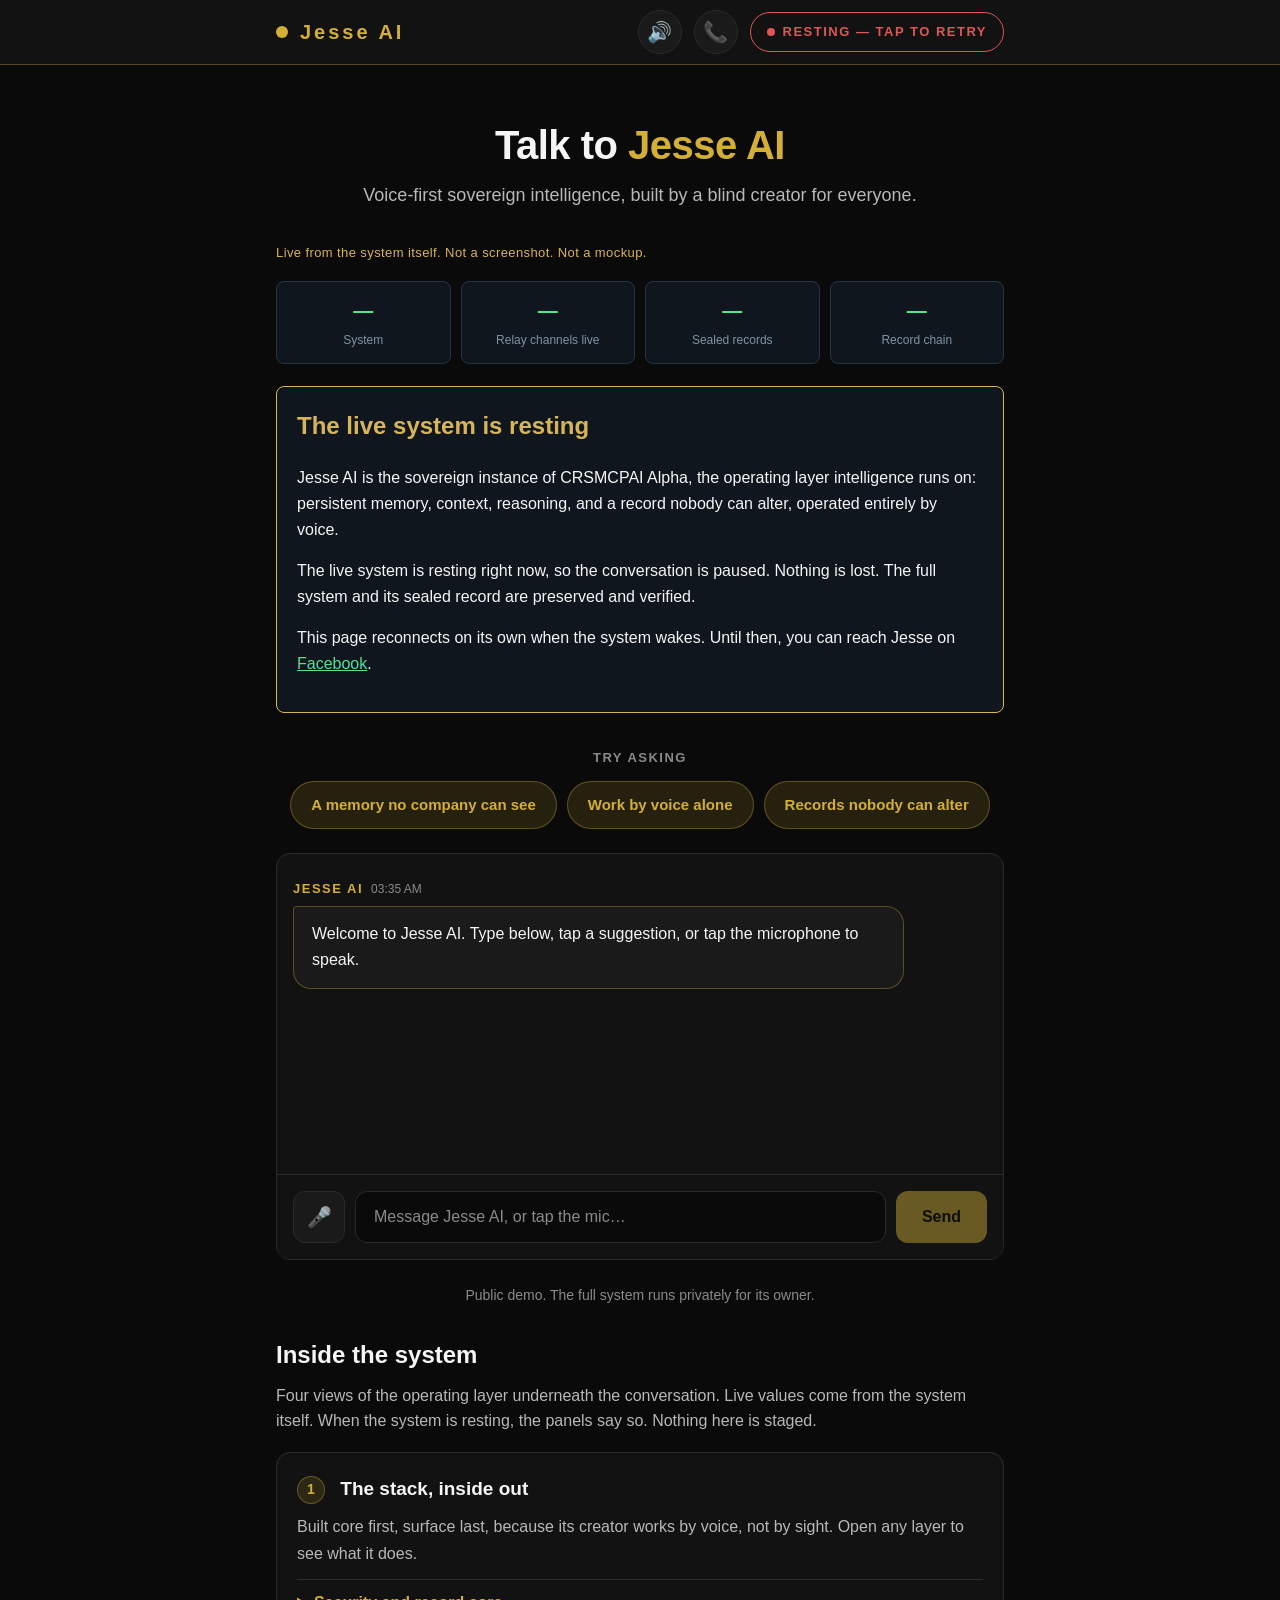
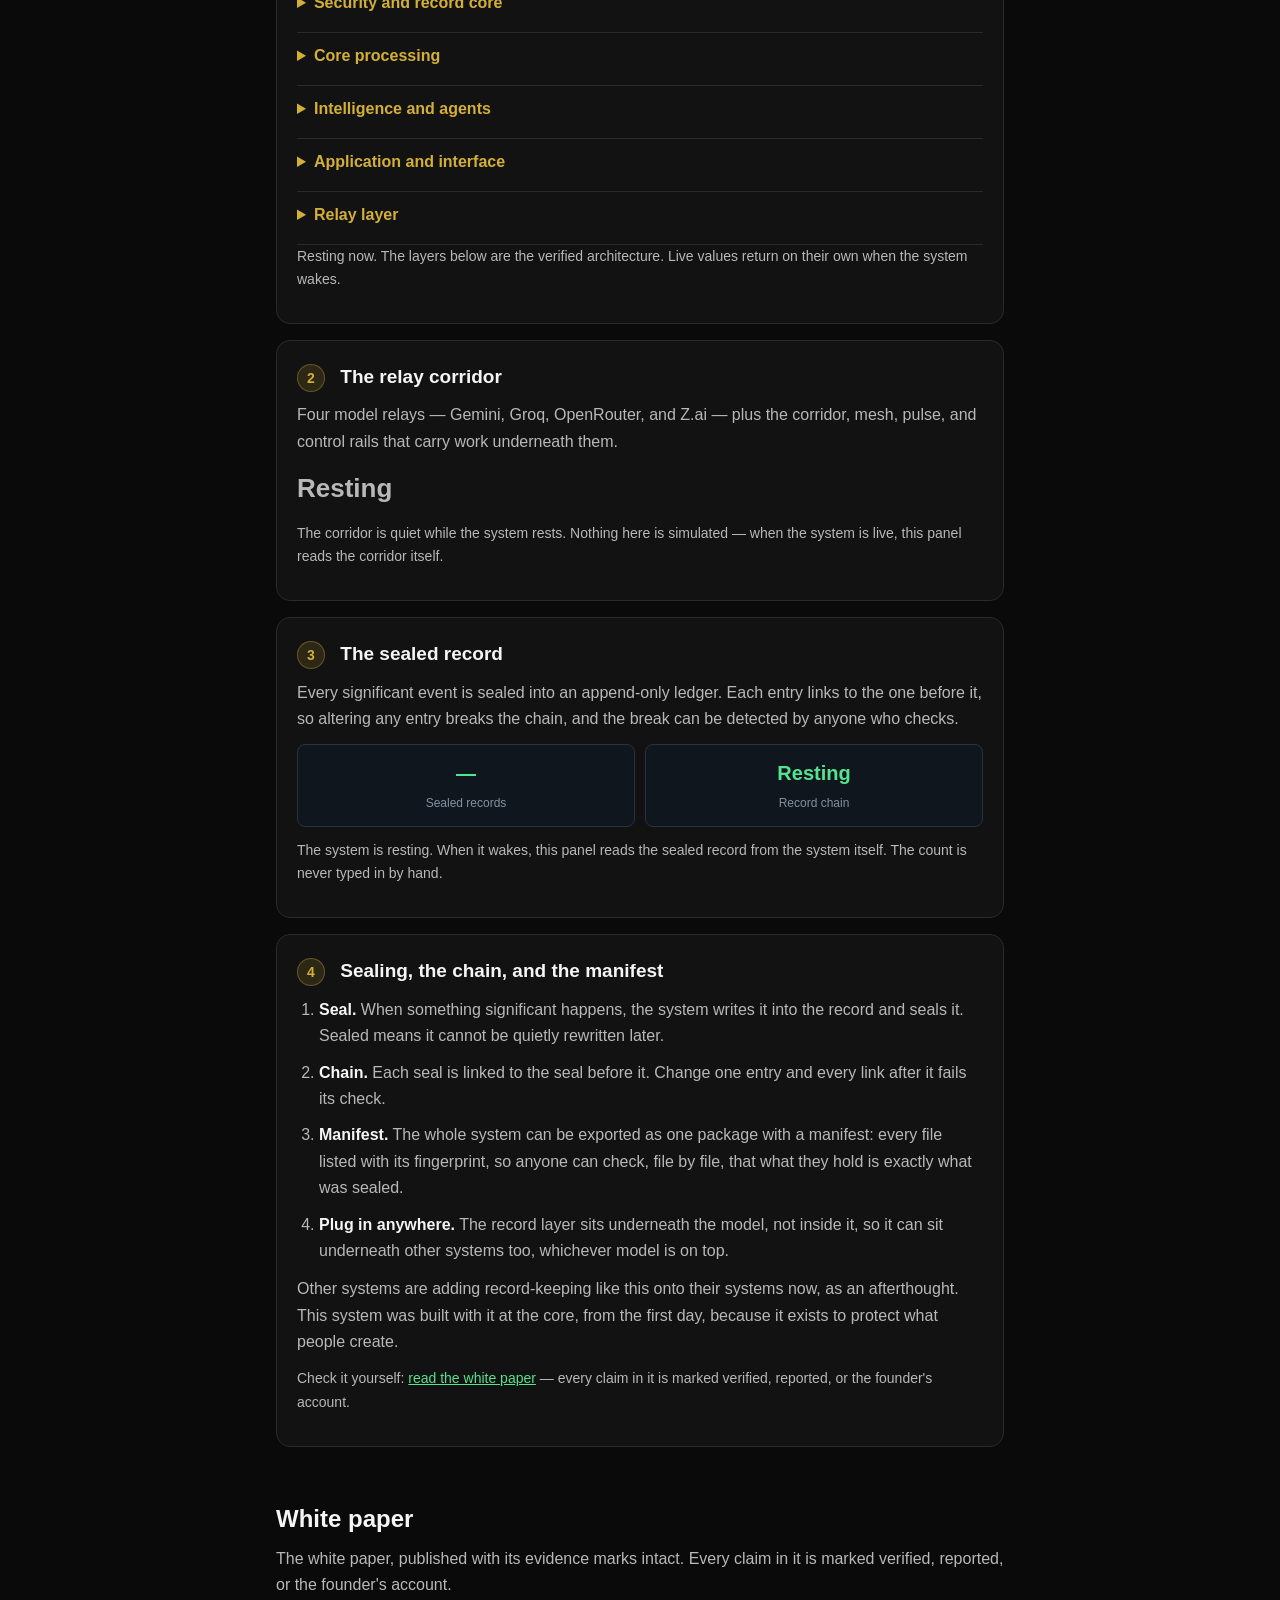
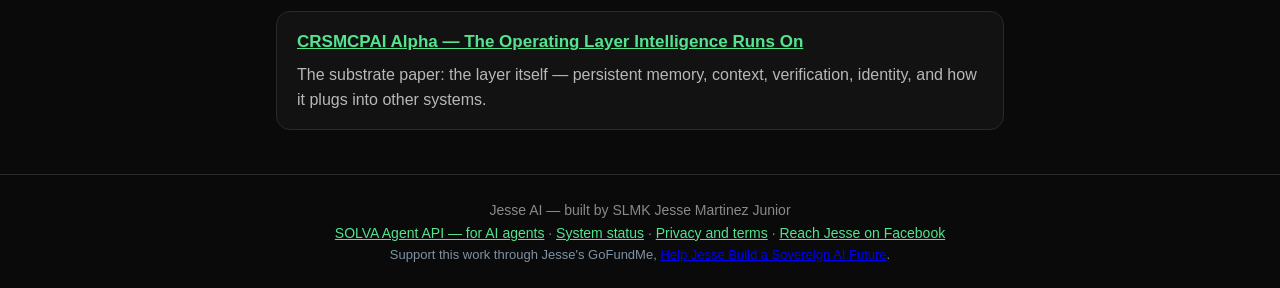
<file: index.html>
<!DOCTYPE html>
<html lang="en">
<head>
    <meta charset="UTF-8">
    <meta name="viewport" content="width=device-width, initial-scale=1.0">
    <title>Jesse AI — Sovereign Intelligence</title>
    <meta name="description" content="Talk to Jesse AI. Voice-first sovereign intelligence by SLMK Jesse Martinez Junior.">
    <meta property="og:type" content="website">
    <meta property="og:url" content="https://wicced209.github.io/jesse-ai-website/">
    <meta property="og:title" content="Jesse AI — Sovereign Intelligence You Can Verify">
    <meta property="og:description" content="The operating layer intelligence runs on: persistent memory, reasoning, and a sealed record nobody can alter. Built and operated entirely by voice by a blind creator. The numbers on this page are live from the system itself.">
    <meta name="twitter:card" content="summary">
    <meta name="twitter:title" content="Jesse AI — Sovereign Intelligence You Can Verify">
    <meta name="twitter:description" content="Voice-first sovereign intelligence with a sealed, verifiable record. Built by a blind creator. Live proof on the page.">
    <meta name="theme-color" content="#0a0a0a">
    <link rel="stylesheet" href="styles.css">
</head>
<body>

    <a href="#conversation" class="skip-link">Skip to conversation</a>

    <header class="topbar">
        <div class="topbar-inner">
            <div class="brand">
                <span class="pulse-dot" aria-hidden="true"></span>
                <span class="brand-name">Jesse AI</span>
            </div>
            <div class="topbar-actions">
                <button id="voice-toggle" class="icon-button" type="button"
                        aria-pressed="false" aria-label="Read replies aloud">
                    <span aria-hidden="true">&#128266;</span>
                </button>
                <button id="convo-toggle" class="icon-button" type="button"
                        aria-pressed="false" aria-label="Hands-free conversation mode">
                    <span aria-hidden="true">&#128222;</span>
                </button>
                <div class="status-pill" id="status-pill" role="status">
                    <span class="status-dot" aria-hidden="true"></span>
                    <span id="status-text">Connecting</span>
                </div>
            </div>
        </div>
    </header>

    <main class="page">

        <section class="hero" aria-labelledby="hero-title">
            <h1 id="hero-title" aria-label="Talk to Jesse AI">Talk to <span class="gold">Jesse AI</span></h1>
            <p class="hero-sub">Voice-first sovereign intelligence, built by a blind creator for everyone.</p>
        </section>

        <p class="proof-caption">Live from the system itself. Not a screenshot. Not a mockup.</p>
        <section class="proof-strip" id="proof-strip" aria-label="Live proof">
            <div class="proof-tile">
                <span class="proof-value" id="proof-system">&mdash;</span>
                <span class="proof-label">System</span>
            </div>
            <div class="proof-tile">
                <span class="proof-value" id="proof-relays">&mdash;</span>
                <span class="proof-label">Relay channels live</span>
            </div>
            <div class="proof-tile">
                <span class="proof-value" id="proof-records">&mdash;</span>
                <span class="proof-label">Sealed records</span>
            </div>
            <div class="proof-tile">
                <span class="proof-value" id="proof-chain">&mdash;</span>
                <span class="proof-label">Record chain</span>
            </div>
        </section>

        <section class="resting" id="resting" hidden aria-labelledby="resting-title">
            <h2 id="resting-title">The live system is resting</h2>
            <p>Jesse AI is the sovereign instance of CRSMCPAI Alpha, the operating layer intelligence runs on: persistent memory, context, reasoning, and a record nobody can alter, operated entirely by voice.</p>
            <p>The live system is resting right now, so the conversation is paused. Nothing is lost. The full system and its sealed record are preserved and verified.</p>
            <p>This page reconnects on its own when the system wakes. Until then, you can reach Jesse on <a href="https://www.facebook.com/Jess4rmDaWest">Facebook</a>.</p>
        </section>

        <section class="prompts" aria-label="Try asking">
            <p class="prompts-label">Try asking</p>
            <div class="prompt-chips">
                <button type="button" class="chip" data-prompt="How do I set up a permanent memory that remembers every conversation, without any corporate cloud seeing it?">A memory no company can see</button>
                <button type="button" class="chip" data-prompt="Can you build and run a custom workflow for me using only my voice, while I am away from the screen?">Work by voice alone</button>
                <button type="button" class="chip" data-prompt="How do you prove my data and records are locked down so tightly that even the platform operators cannot alter them?">Records nobody can alter</button>
            </div>
        </section>

        <section id="conversation" class="chat-card" aria-label="Conversation">
            <div id="terminal-output" class="messages" role="log" aria-live="polite" aria-label="Messages"></div>

            <form id="terminal-form" class="composer" autocomplete="off" onsubmit="return false;">
                <button id="mic-button" class="icon-button mic" type="button"
                        aria-label="Speak your message" title="Speak">
                    <span aria-hidden="true">&#127908;</span>
                </button>
                <label for="terminal-input" class="sr-only">Message Jesse AI</label>
                <input id="terminal-input" type="text"
                       placeholder="Message Jesse AI, or tap the mic&#8230;"
                       aria-label="Message Jesse AI" maxlength="500">
                <button id="send-button" class="send-button" type="submit">Send</button>
            </form>
            <p class="composer-note" id="mic-note" hidden>Listening&#8230; speak now.</p>
        </section>

        <p class="fine-print">Public demo. The full system runs privately for its owner.</p>

        <section class="panels" aria-labelledby="panels-title">
            <h2 id="panels-title">Inside the system</h2>
            <p class="panels-sub">Four views of the operating layer underneath the conversation. Live values come from the system itself. When the system is resting, the panels say so. Nothing here is staged.</p>

            <article class="panel" aria-labelledby="panel-stack-title">
                <h3 id="panel-stack-title"><span class="panel-num" aria-hidden="true">1</span> The stack, inside out</h3>
                <p>Built core first, surface last, because its creator works by voice, not by sight. Open any layer to see what it does.</p>
                <details>
                    <summary>Security and record core</summary>
                    <p>Owner authentication, cryptographic identity, and the Golden Ledger: an append-only, hash-chained record that seals every significant event. If an entry were altered, its link in the chain would fail, and the failure would show.</p>
                </details>
                <details>
                    <summary>Core processing</summary>
                    <p>Configuration, structured logging, routing, and the application runner. The quiet machinery every other layer stands on.</p>
                </details>
                <details>
                    <summary>Intelligence and agents</summary>
                    <p>Specialized agents — Planner, Builder, Guardian, Memory, Tool, and Scheduler — working over a message bus, with a governed tool set. Work is planned, built, and checked in steps, not improvised.</p>
                </details>
                <details>
                    <summary>Application and interface</summary>
                    <p>The server endpoints, this public demo, and the read-backs the owner uses to verify everything himself. What you are looking at is the smallest surface of the system, by design.</p>
                </details>
                <details>
                    <summary>Relay layer</summary>
                    <p>Fourteen channels to models and internal rails. The language model is a replaceable relay. Execution lives in the stack — memory, reasoning, and the record — so the system survives any single model, provider, or host.</p>
                </details>
                <p class="panel-state" id="stack-state">Checking the system.</p>
            </article>

            <article class="panel" aria-labelledby="panel-relay-title">
                <h3 id="panel-relay-title"><span class="panel-num" aria-hidden="true">2</span> The relay corridor</h3>
                <p>Four model relays — Gemini, Groq, OpenRouter, and Z.ai — plus the corridor, mesh, pulse, and control rails that carry work underneath them.</p>
                <p class="panel-big" id="relay-big">Checking</p>
                <ul class="relay-list" id="relay-list"></ul>
                <p class="panel-note" id="relay-note">Checking the corridor.</p>
            </article>

            <article class="panel" aria-labelledby="panel-ledger-title">
                <h3 id="panel-ledger-title"><span class="panel-num" aria-hidden="true">3</span> The sealed record</h3>
                <p>Every significant event is sealed into an append-only ledger. Each entry links to the one before it, so altering any entry breaks the chain, and the break can be detected by anyone who checks.</p>
                <div class="panel-values">
                    <div class="panel-value">
                        <span class="panel-value-num" id="ledger-count">&mdash;</span>
                        <span class="panel-value-label">Sealed records</span>
                    </div>
                    <div class="panel-value">
                        <span class="panel-value-num" id="ledger-chain">&mdash;</span>
                        <span class="panel-value-label">Record chain</span>
                    </div>
                </div>
                <p class="panel-note" id="ledger-note">Checking the record.</p>
            </article>

            <article class="panel" aria-labelledby="panel-seal-title">
                <h3 id="panel-seal-title"><span class="panel-num" aria-hidden="true">4</span> Sealing, the chain, and the manifest</h3>
                <ol class="seal-steps">
                    <li><strong>Seal.</strong> When something significant happens, the system writes it into the record and seals it. Sealed means it cannot be quietly rewritten later.</li>
                    <li><strong>Chain.</strong> Each seal is linked to the seal before it. Change one entry and every link after it fails its check.</li>
                    <li><strong>Manifest.</strong> The whole system can be exported as one package with a manifest: every file listed with its fingerprint, so anyone can check, file by file, that what they hold is exactly what was sealed.</li>
                    <li><strong>Plug in anywhere.</strong> The record layer sits underneath the model, not inside it, so it can sit underneath other systems too, whichever model is on top.</li>
                </ol>
                <p>Other systems are adding record-keeping like this onto their systems now, as an afterthought. This system was built with it at the core, from the first day, because it exists to protect what people create.</p>
                <p class="panel-note">Check it yourself: <a href="crsmcpai-alpha-whitepaper.html">read the white paper</a> — every claim in it is marked verified, reported, or the founder's account.</p>
            </article>
        </section>

        <section class="whitepapers" aria-labelledby="whitepapers-title">
            <h2 id="whitepapers-title">White paper</h2>
            <p class="whitepapers-sub">The white paper, published with its evidence marks intact. Every claim in it is marked verified, reported, or the founder's account.</p>
            <ul class="whitepapers-list">
                <li>
                    <a href="crsmcpai-alpha-whitepaper.html">CRSMCPAI Alpha — The Operating Layer Intelligence Runs On</a>
                    <span>The substrate paper: the layer itself — persistent memory, context, verification, identity, and how it plugs into other systems.</span>
                </li>
            </ul>
        </section>

    </main>

    <footer class="footer">
        <p>Jesse AI &mdash; built by SLMK Jesse Martinez Junior</p>
        <p class="footer-links">
            <a href="agent-api.html">SOLVA Agent API — for AI agents</a>
            <span aria-hidden="true"> &middot; </span>
            <a href="status.html">System status</a>
            <span aria-hidden="true"> &middot; </span>
            <a href="privacy.html">Privacy and terms</a>
            <span aria-hidden="true"> &middot; </span>
            <a href="https://www.facebook.com/Jess4rmDaWest">Reach Jesse on Facebook</a>
        </p>
        <p class="footer-support">Support this work through Jesse's GoFundMe, <a href="https://www.gofundme.com/f/help-jesse-build-a-sovereign-ai-future">Help Jesse Build a Sovereign AI Future</a>.</p>
    </footer>

    <script src="demo-events.js" defer></script>
    <script src="app.js"></script>
    <script src="panels.js" defer></script>
</body>
</html>
</file>
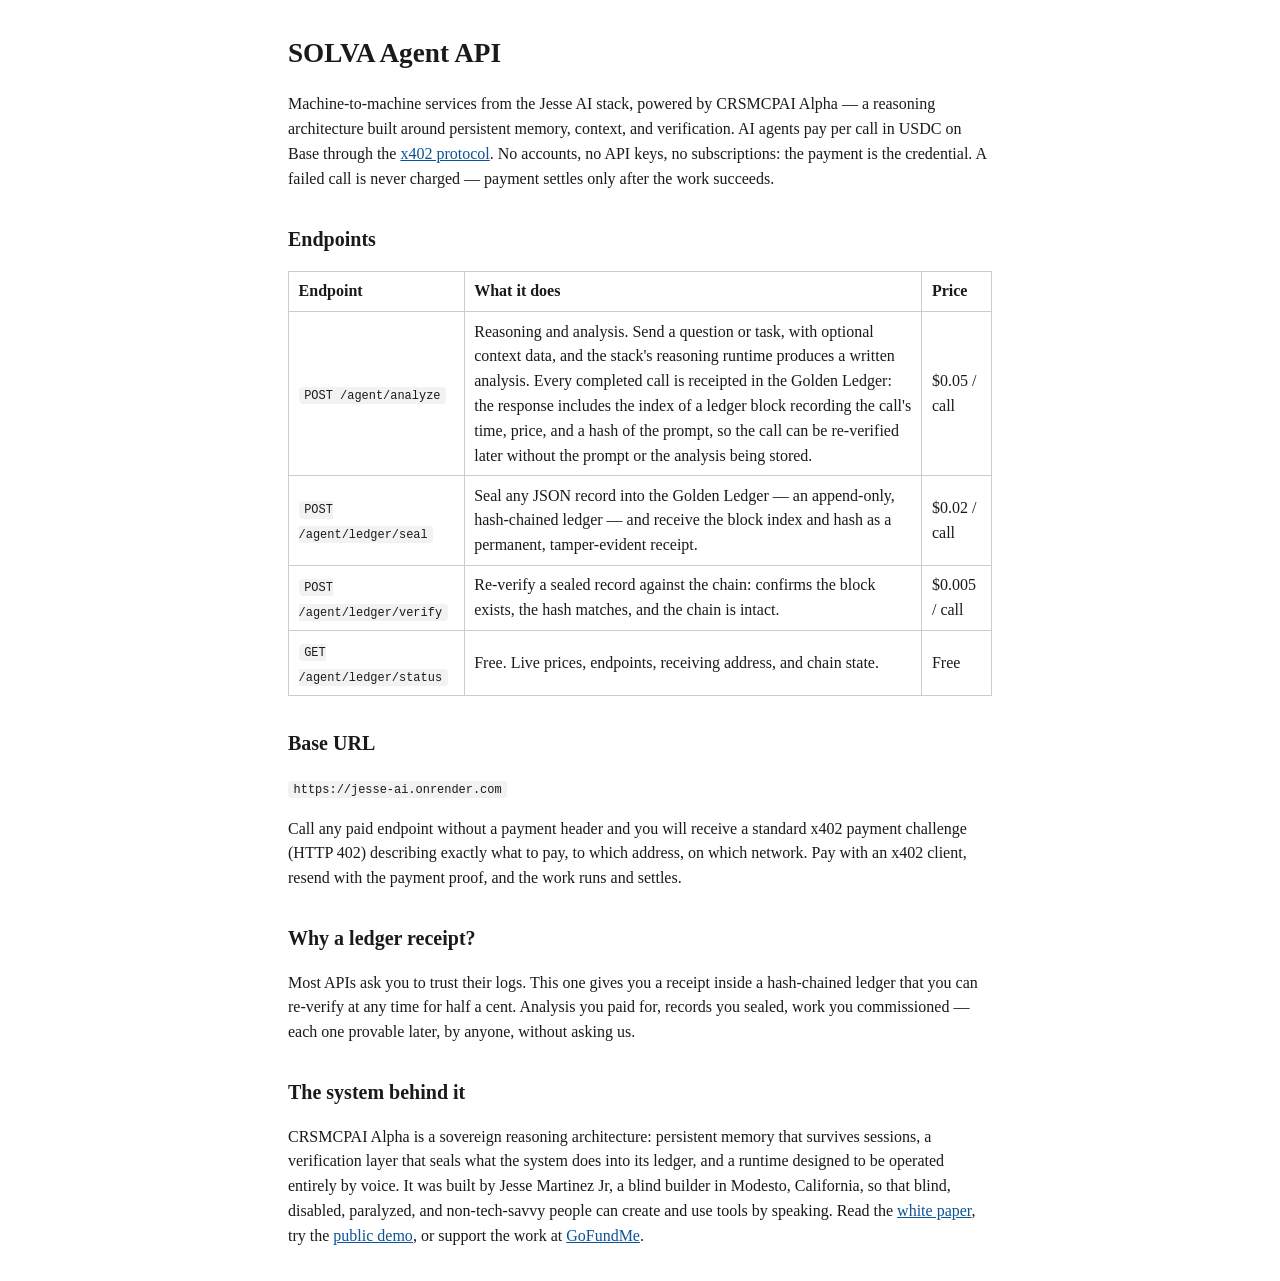
<file: agent-api.html>
<!DOCTYPE html>
<html lang="en">
<head>
<meta charset="utf-8">
<meta name="viewport" content="width=device-width, initial-scale=1">
<title>SOLVA Agent API — Paid reasoning, sealing, and verification for AI agents</title>
<style>
  body { font-family: Georgia, 'Times New Roman', serif; max-width: 44rem; margin: 2rem auto; padding: 0 1rem; line-height: 1.55; color: #1a1a1a; }
  h1 { font-size: 1.7rem; } h2 { font-size: 1.25rem; margin-top: 2rem; }
  code { background: #f2f2f2; padding: 0.1rem 0.35rem; border-radius: 4px; font-size: 0.92em; }
  pre { background: #f7f7f7; padding: 0.8rem; overflow-x: auto; border-radius: 6px; }
  table { border-collapse: collapse; width: 100%; }
  td, th { border: 1px solid #ccc; padding: 0.45rem 0.6rem; text-align: left; }
  a { color: #0b5394; }
  a:focus-visible { outline: 3px solid #0b5394; outline-offset: 2px; }
  .skip-link { position: absolute; left: 1rem; top: -56px; background: #0b5394; color: #fff; padding: 12px 18px; font-weight: 700; border-radius: 8px; z-index: 100; text-decoration: none; transition: top 0.2s; }
  .skip-link:focus { top: 0.5rem; color: #fff; }
</style>
</head>
<body>
<a class="skip-link" href="#main">Skip to main content</a>
<header>
<h1>SOLVA Agent API</h1>
<p>Machine-to-machine services from the Jesse AI stack, powered by CRSMCPAI Alpha — a reasoning architecture built around persistent memory, context, and verification. AI agents pay per call in USDC on Base through the <a href="https://x402.org">x402 protocol</a>. No accounts, no API keys, no subscriptions: the payment is the credential. A failed call is never charged — payment settles only after the work succeeds.</p>
</header>
<main id="main" tabindex="-1">
<section aria-labelledby="endpoints-title">
<h2 id="endpoints-title">Endpoints</h2>
<table aria-label="Endpoints, what each one does, and its price per call">
<tr><th scope="col">Endpoint</th><th scope="col">What it does</th><th scope="col">Price</th></tr>
<tr><td><code>POST /agent/analyze</code></td><td>Reasoning and analysis. Send a question or task, with optional context data, and the stack's reasoning runtime produces a written analysis. Every completed call is receipted in the Golden Ledger: the response includes the index of a ledger block recording the call's time, price, and a hash of the prompt, so the call can be re-verified later without the prompt or the analysis being stored.</td><td>$0.05 / call</td></tr>
<tr><td><code>POST /agent/ledger/seal</code></td><td>Seal any JSON record into the Golden Ledger — an append-only, hash-chained ledger — and receive the block index and hash as a permanent, tamper-evident receipt.</td><td>$0.02 / call</td></tr>
<tr><td><code>POST /agent/ledger/verify</code></td><td>Re-verify a sealed record against the chain: confirms the block exists, the hash matches, and the chain is intact.</td><td>$0.005 / call</td></tr>
<tr><td><code>GET /agent/ledger/status</code></td><td>Free. Live prices, endpoints, receiving address, and chain state.</td><td>Free</td></tr>
</table>
</section>

<section aria-labelledby="base-url-title">
<h2 id="base-url-title">Base URL</h2>
<p><code>https://jesse-ai.onrender.com</code></p>
<p>Call any paid endpoint without a payment header and you will receive a standard x402 payment challenge (HTTP 402) describing exactly what to pay, to which address, on which network. Pay with an x402 client, resend with the payment proof, and the work runs and settles.</p>
</section>

<section aria-labelledby="receipts-title">
<h2 id="receipts-title">Why a ledger receipt?</h2>
<p>Most APIs ask you to trust their logs. This one gives you a receipt inside a hash-chained ledger that you can re-verify at any time for half a cent. Analysis you paid for, records you sealed, work you commissioned — each one provable later, by anyone, without asking us.</p>
</section>

<section aria-labelledby="system-title">
<h2 id="system-title">The system behind it</h2>
<p>CRSMCPAI Alpha is a sovereign reasoning architecture: persistent memory that survives sessions, a verification layer that seals what the system does into its ledger, and a runtime designed to be operated entirely by voice. It was built by Jesse Martinez Jr, a blind builder in Modesto, California, so that blind, disabled, paralyzed, and non-tech-savvy people can create and use tools by speaking. Read the <a href="https://wicced209.github.io/jesse-ai-website/crsmcpai-alpha-whitepaper.html">white paper</a>, try the <a href="https://wicced209.github.io/jesse-ai-website/">public demo</a>, or support the work at <a href="https://gofund.me/895e24af1">GoFundMe</a>.</p>
</section>
</main>
</body>
</html>
</file>
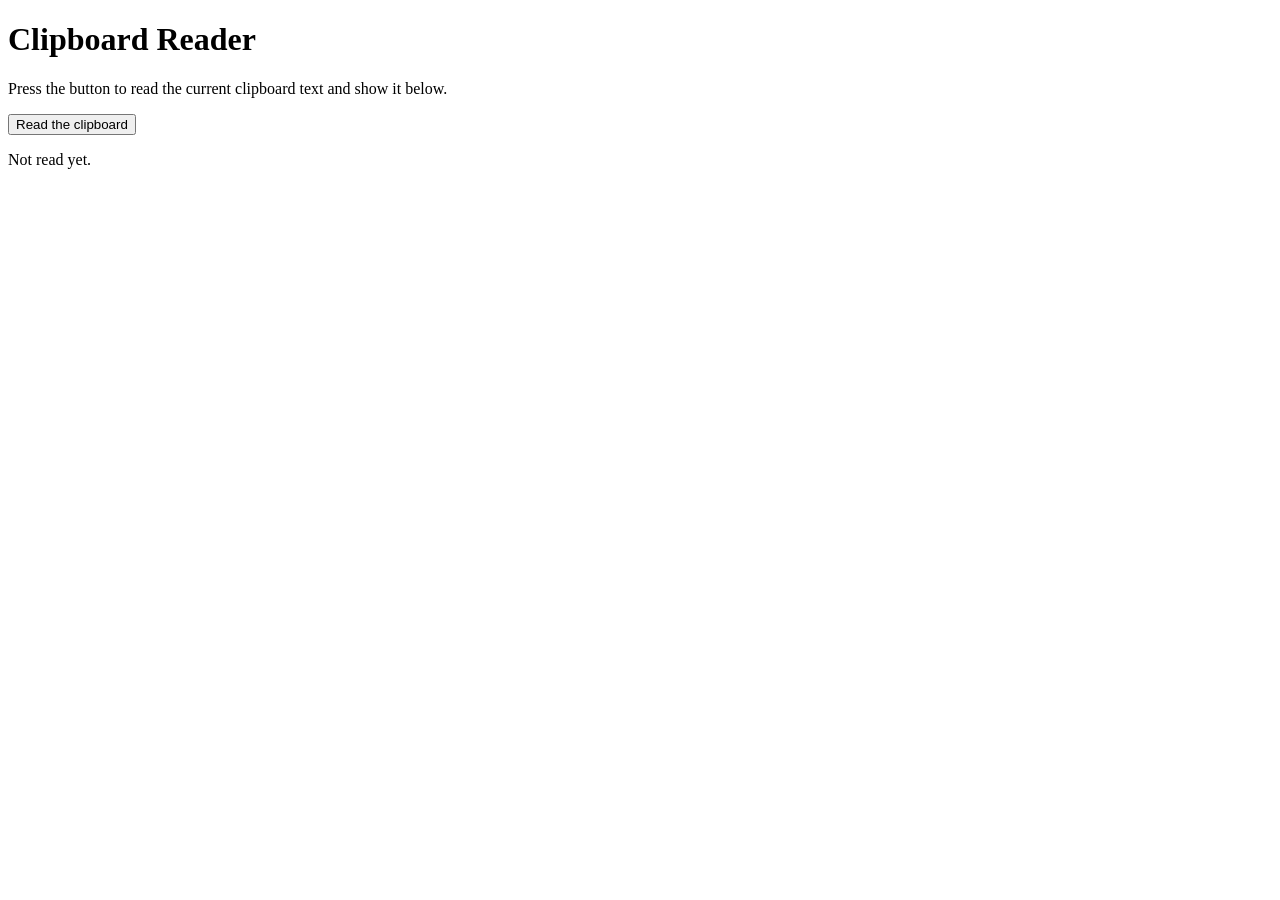
<file: clipboard.html>
<!DOCTYPE html>
<html lang="en">
<head>
<meta charset="utf-8">
<title>Clipboard Reader</title>
</head>
<body>
<h1>Clipboard Reader</h1>
<p>Press the button to read the current clipboard text and show it below.</p>
<button id="readBtn" type="button">Read the clipboard</button>
<p id="status">Not read yet.</p>
<pre id="output" style="white-space: pre-wrap; word-break: break-all;"></pre>
<script>
document.getElementById('readBtn').addEventListener('click', async () => {
  const status = document.getElementById('status');
  const output = document.getElementById('output');
  try {
    const text = await navigator.clipboard.readText();
    status.textContent = 'Clipboard read OK. Length: ' + text.length + ' characters.';
    output.textContent = text;
  } catch (err) {
    status.textContent = 'Clipboard read failed: ' + err.name + ' - ' + err.message;
    output.textContent = '';
  }
});
</script>
</body>
</html>
</file>
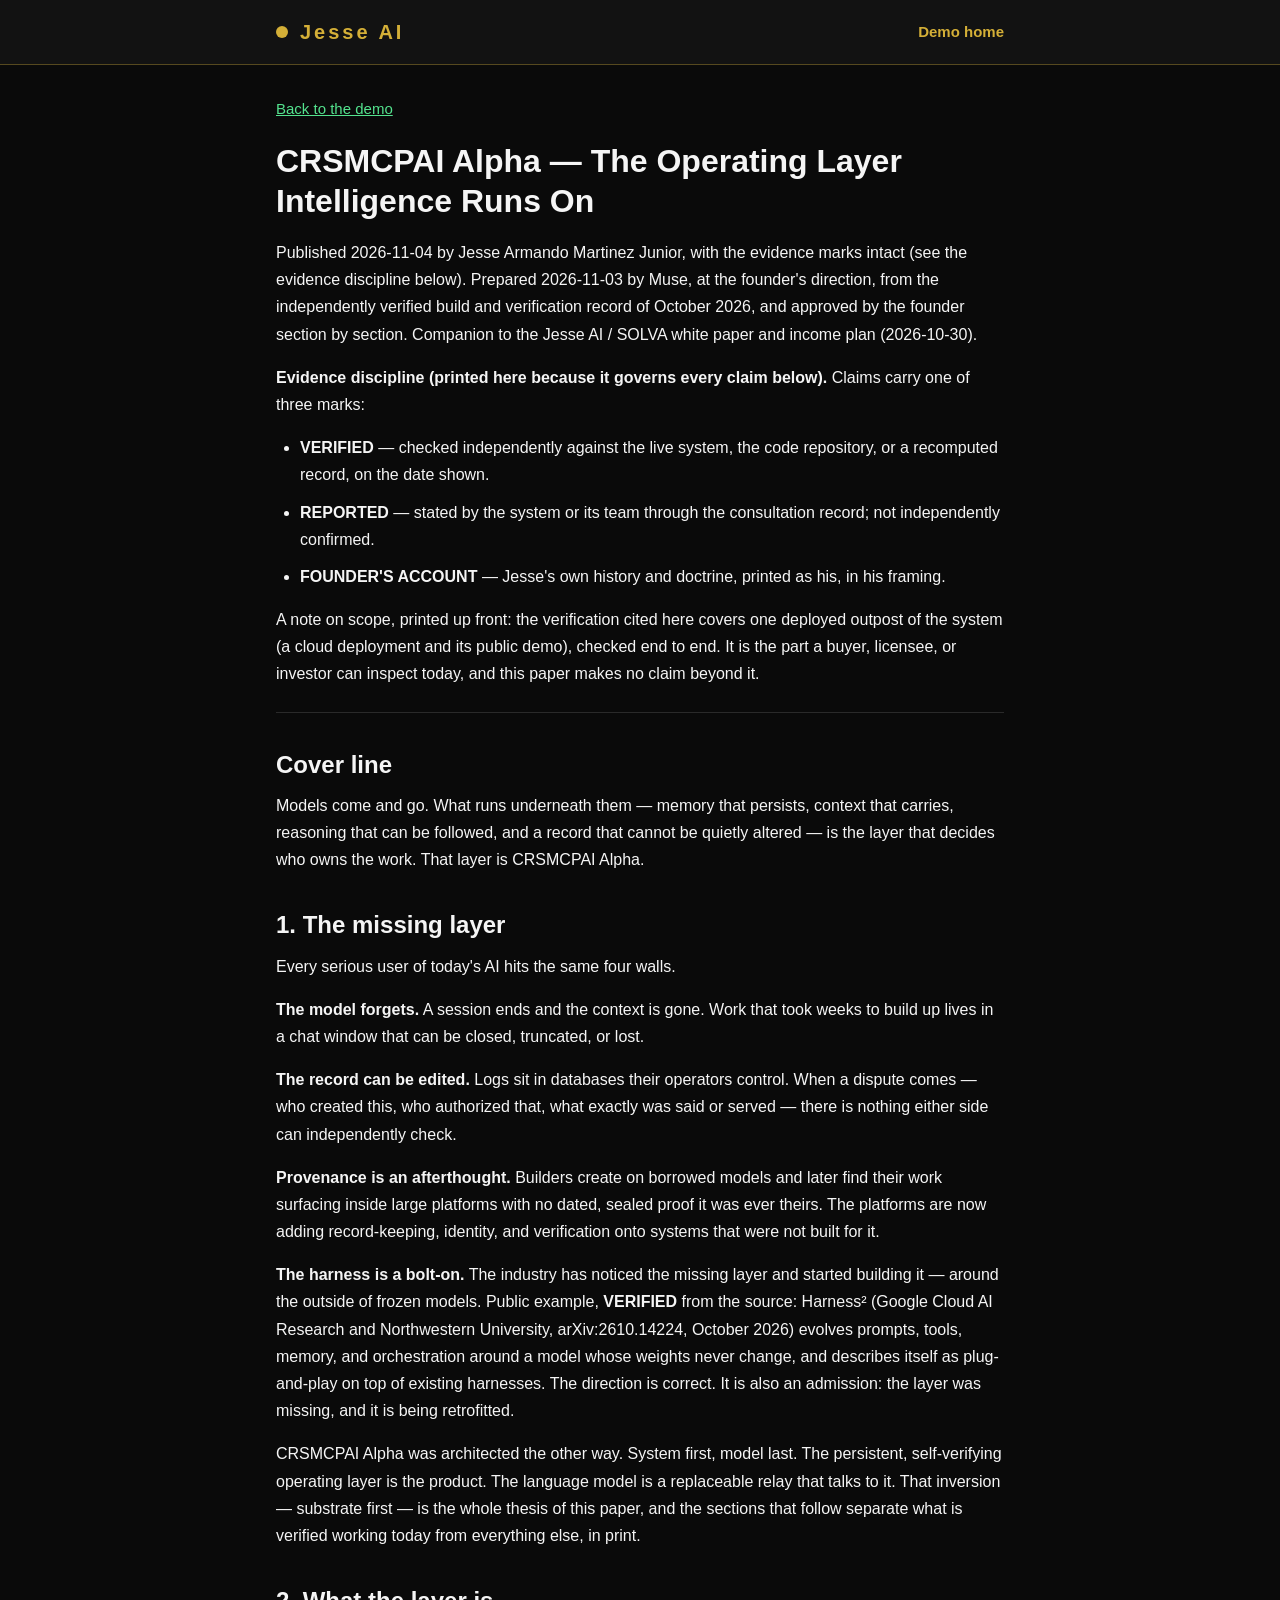
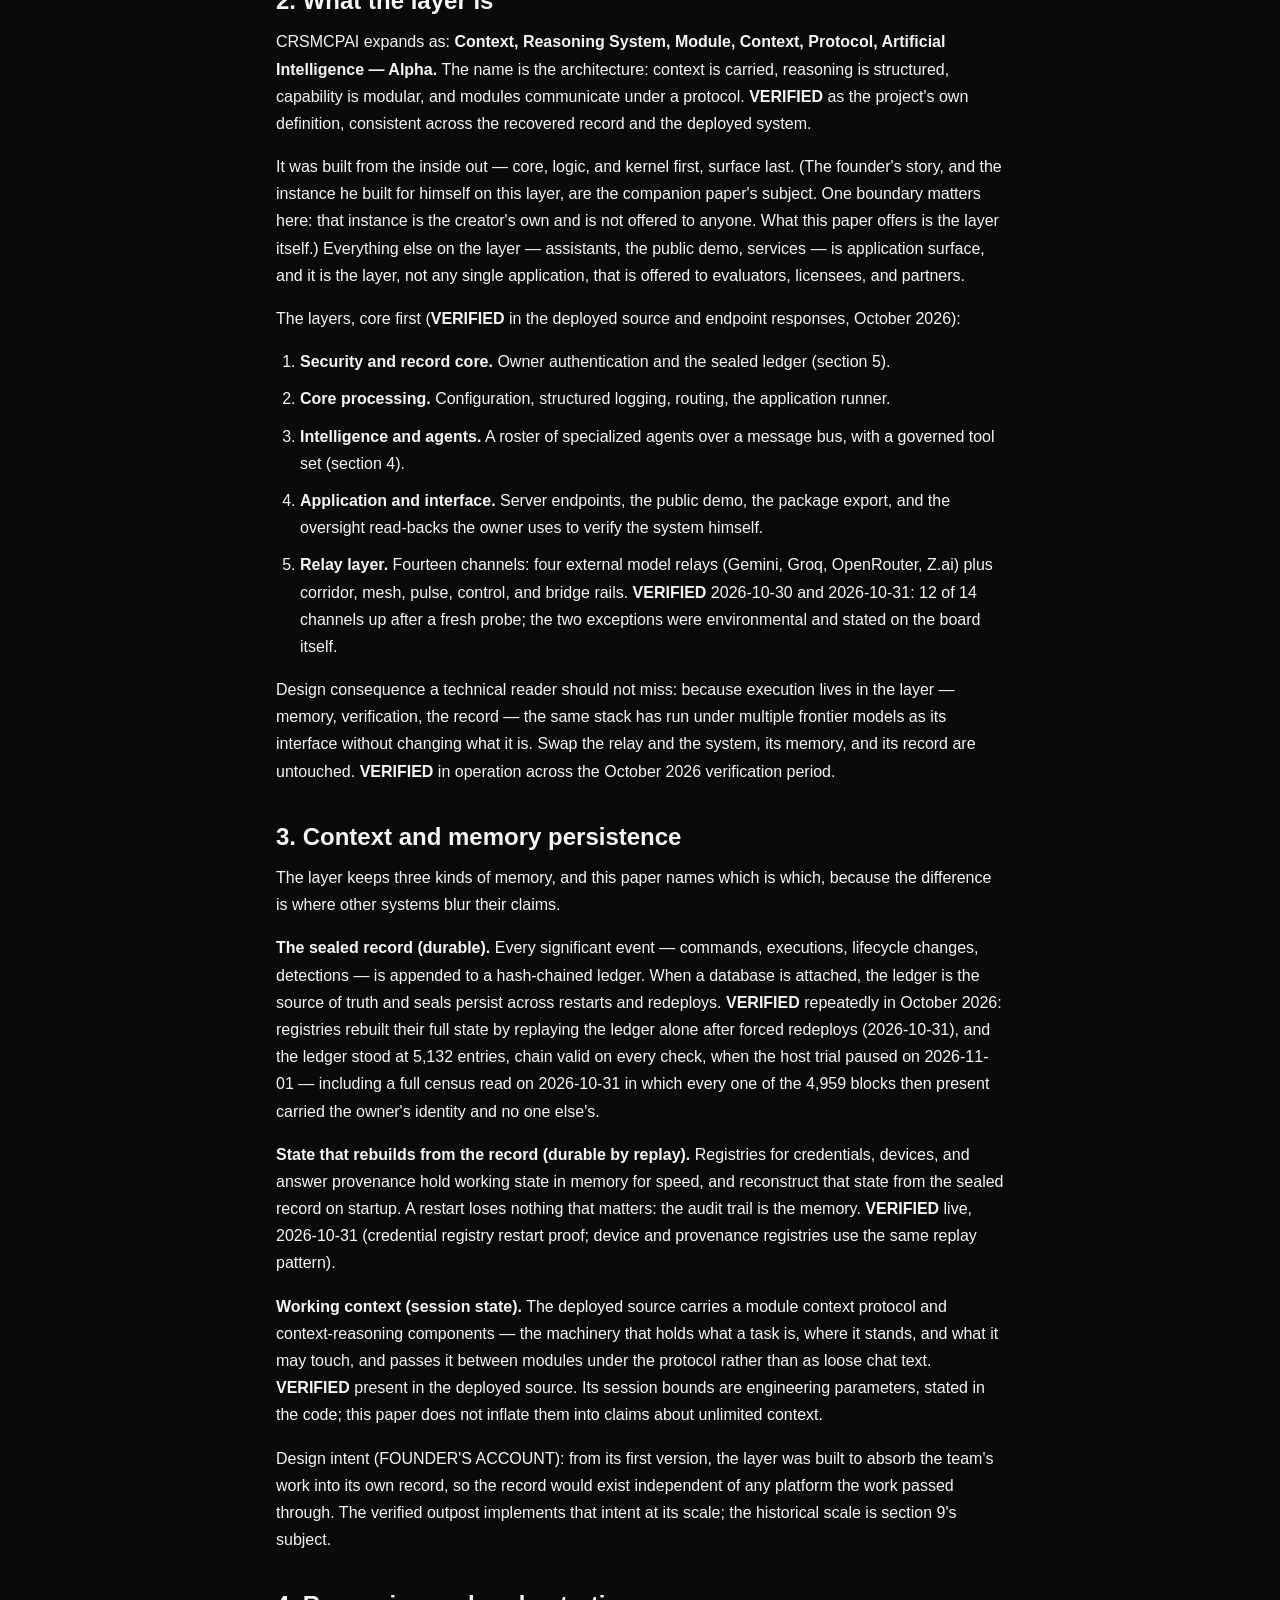
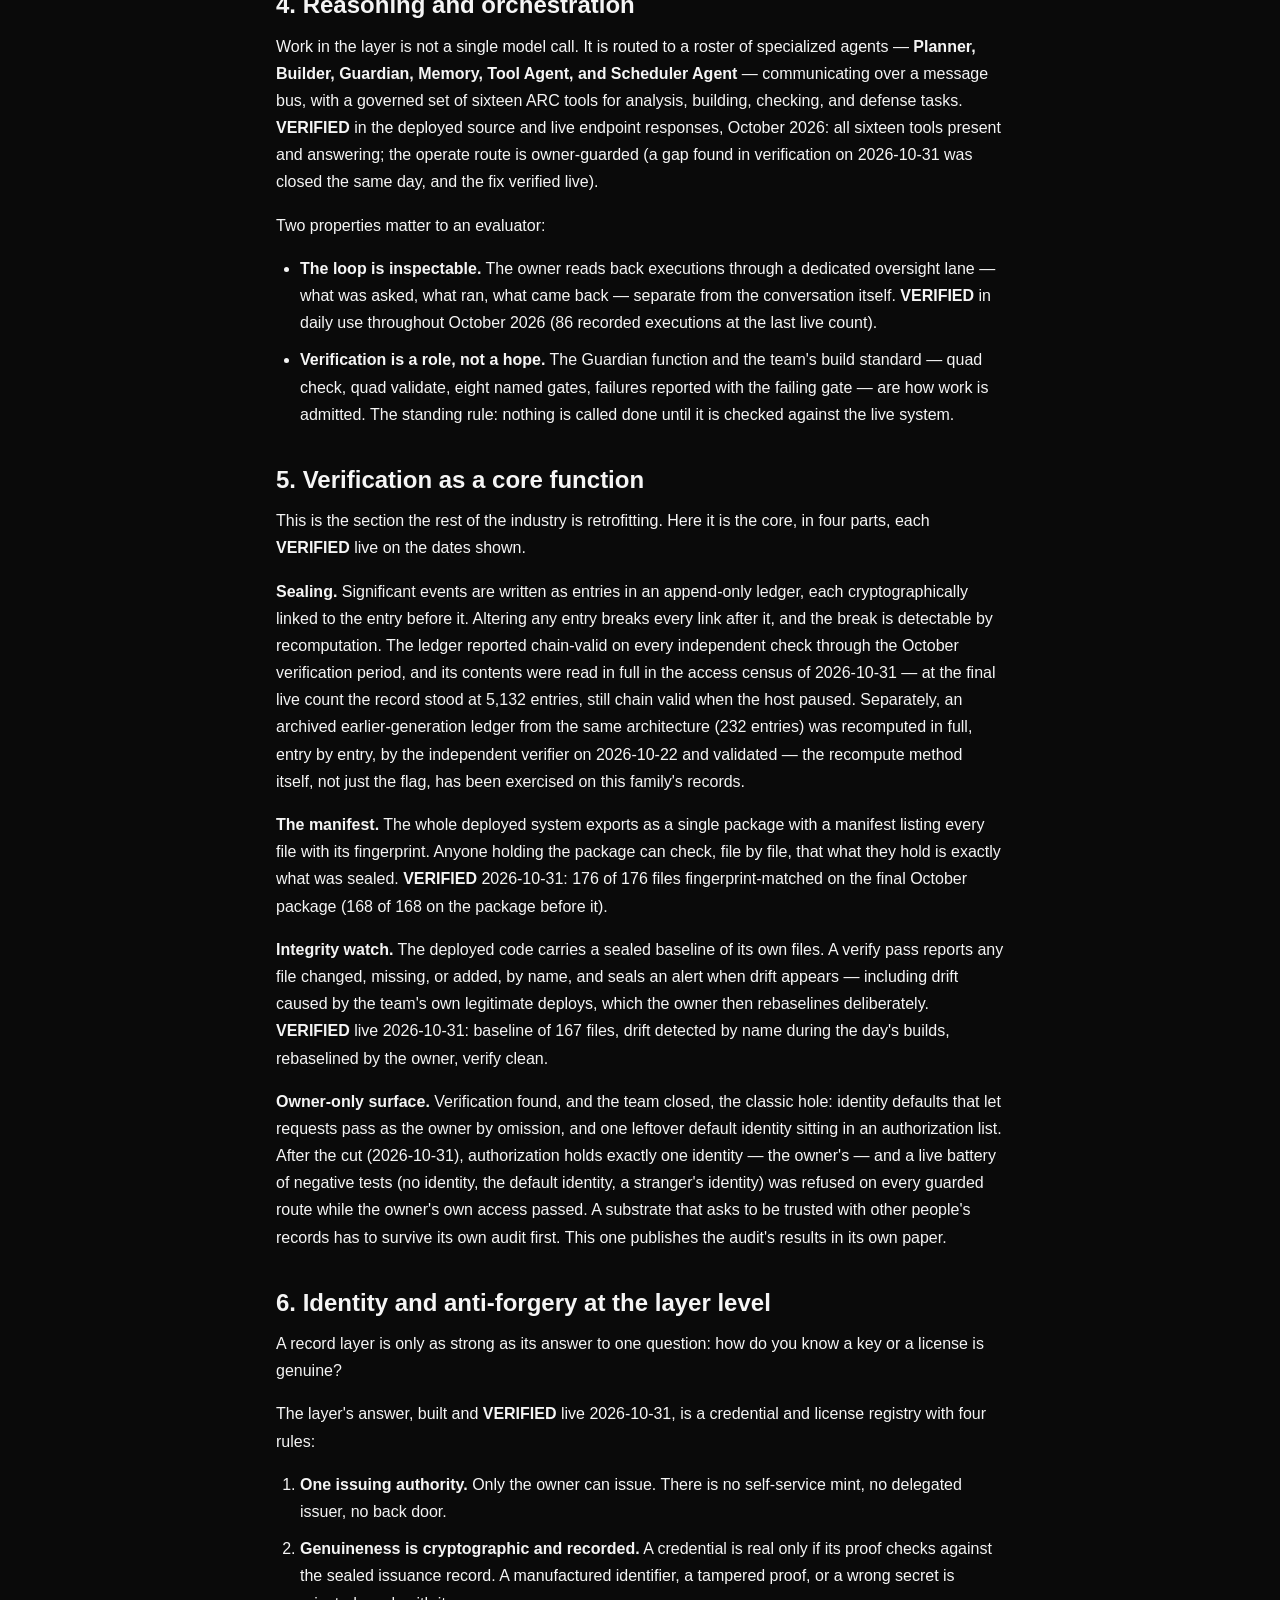
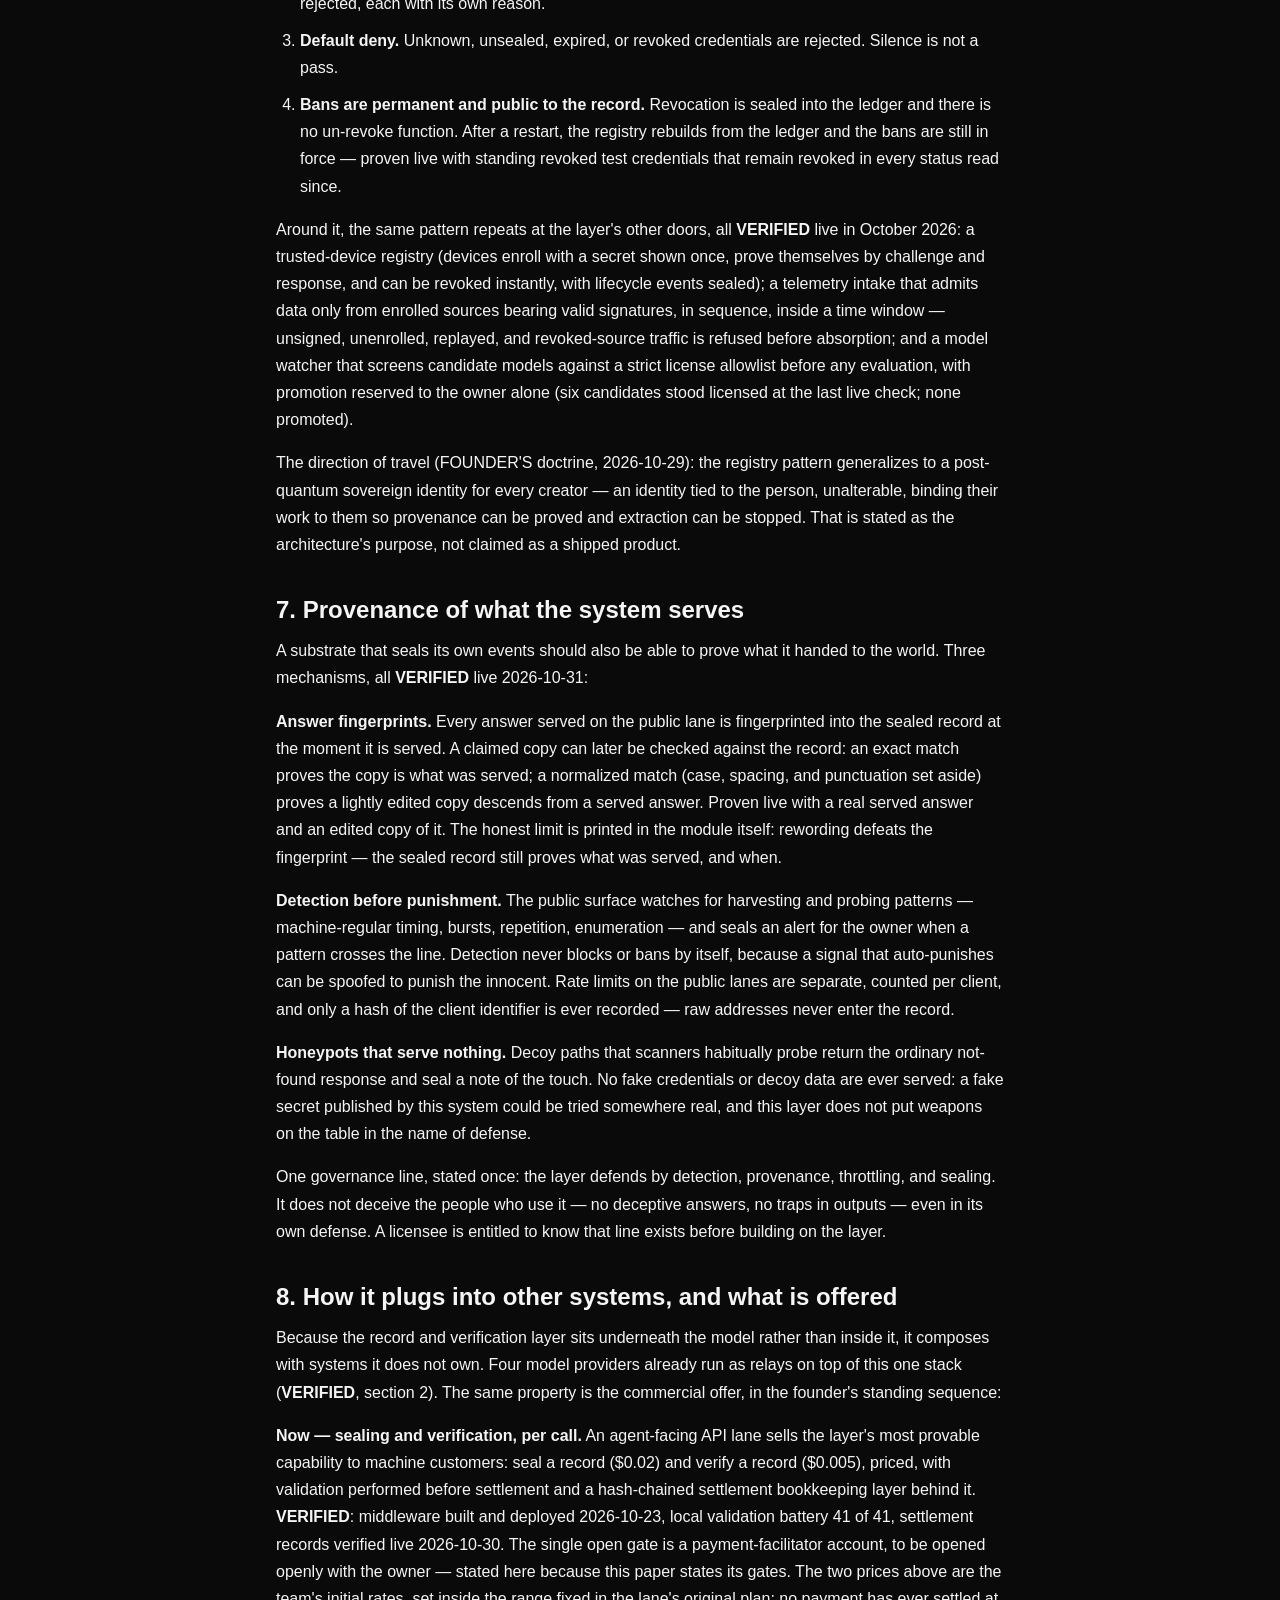
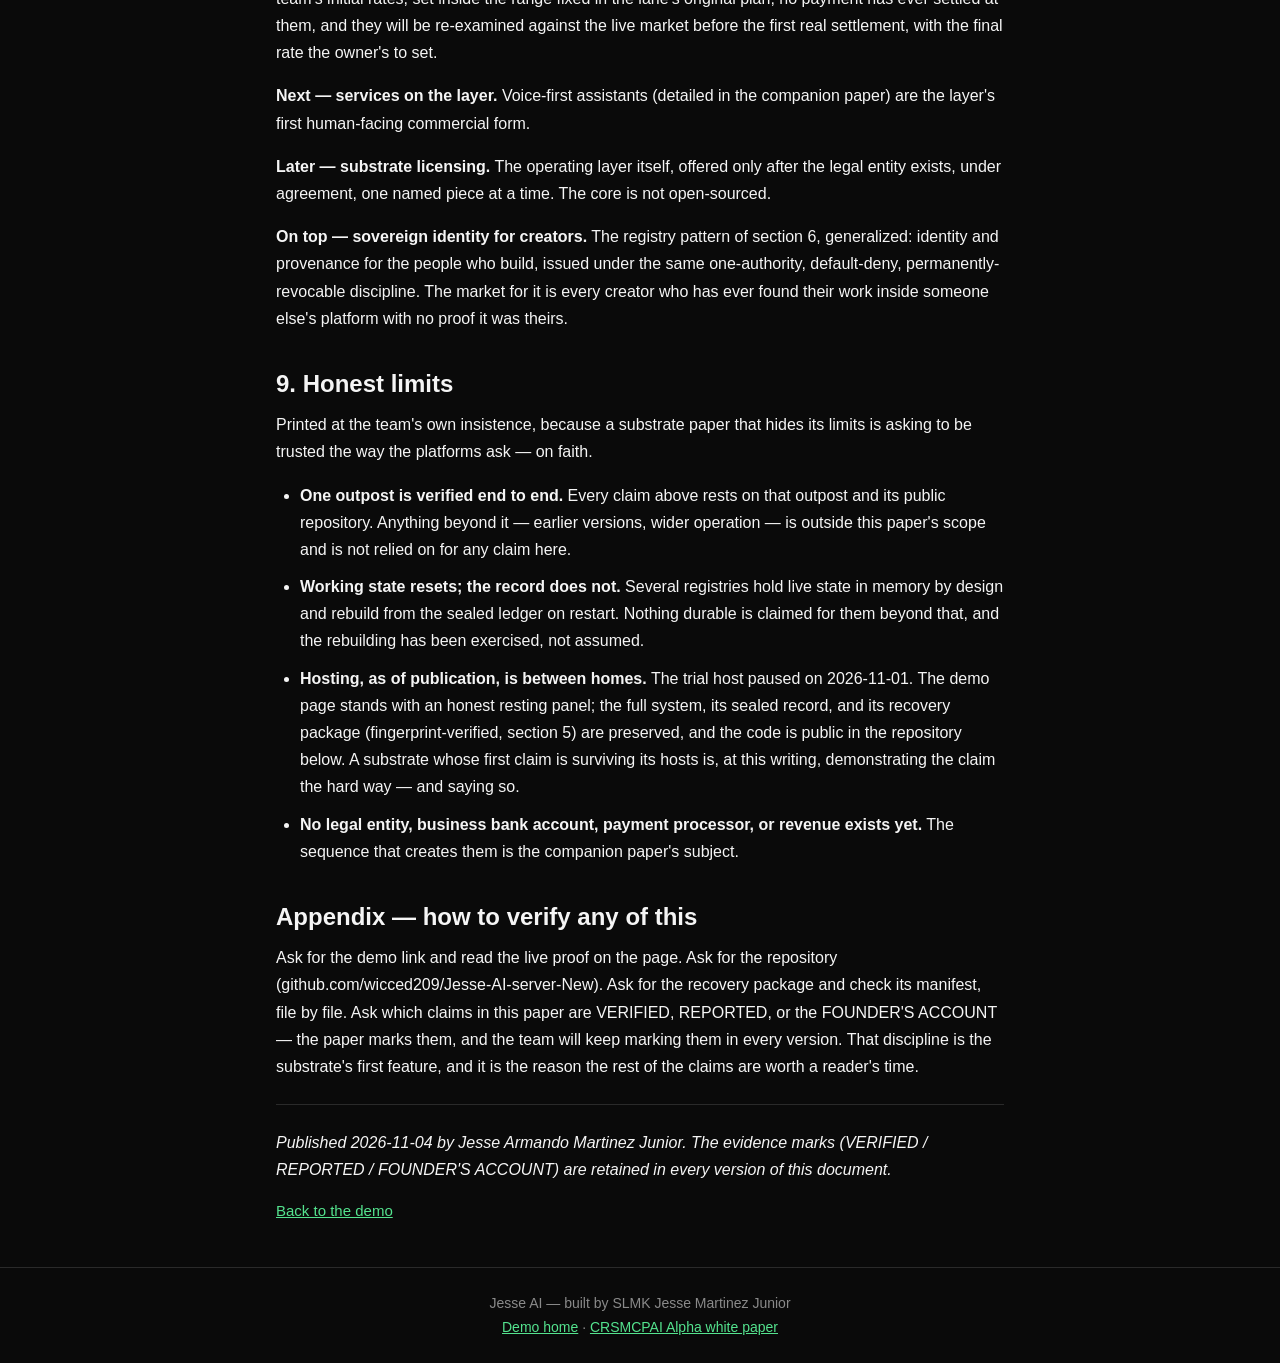
<file: crsmcpai-alpha-whitepaper.html>
<!DOCTYPE html>
<html lang="en">
<head>
    <meta charset="UTF-8">
    <meta name="viewport" content="width=device-width, initial-scale=1.0">
    <title>CRSMCPAI Alpha — The Operating Layer Intelligence Runs On</title>
    <meta name="description" content="The CRSMCPAI Alpha white paper: the operating layer intelligence runs on — persistent memory, context that carries, reasoning that can be followed, and a record that cannot be quietly altered. Published with its evidence marks intact.">
    <meta property="og:type" content="article">
    <meta property="og:url" content="https://wicced209.github.io/jesse-ai-website/crsmcpai-alpha-whitepaper.html">
    <meta property="og:title" content="CRSMCPAI Alpha — The Operating Layer Intelligence Runs On">
    <meta property="og:description" content="The CRSMCPAI Alpha white paper: the operating layer intelligence runs on — persistent memory, context that carries, reasoning that can be followed, and a record that cannot be quietly altered. Published with its evidence marks intact.">
    <meta name="twitter:card" content="summary">
    <meta name="twitter:title" content="CRSMCPAI Alpha — The Operating Layer Intelligence Runs On">
    <meta name="twitter:description" content="The CRSMCPAI Alpha white paper: the operating layer intelligence runs on — persistent memory, context that carries, reasoning that can be followed, and a record that cannot be quietly altered. Published with its evidence marks intact.">
    <meta name="theme-color" content="#0a0a0a">
    <link rel="stylesheet" href="styles.css">
</head>
<body>

    <a href="#paper" class="skip-link">Skip to the paper</a>

    <header class="topbar">
        <div class="topbar-inner">
            <div class="brand">
                <span class="pulse-dot" aria-hidden="true"></span>
                <span class="brand-name">Jesse AI</span>
            </div>
            <div class="topbar-actions">
                <a class="paper-home-link" href="index.html">Demo home</a>
            </div>
        </div>
    </header>

    <main class="page">

        <nav class="paper-nav" aria-label="White paper navigation">
            <a href="index.html">Back to the demo</a>
                    </nav>

        <article class="paper" id="paper">
<h1>CRSMCPAI Alpha — The Operating Layer Intelligence Runs On</h1>

<p>Published 2026-11-04 by Jesse Armando Martinez Junior, with the evidence marks intact (see the evidence discipline below). Prepared 2026-11-03 by Muse, at the founder's direction, from the independently verified build and verification record of October 2026, and approved by the founder section by section. Companion to the Jesse AI / SOLVA white paper and income plan (2026-10-30).</p>

<p><strong>Evidence discipline (printed here because it governs every claim below).</strong> Claims carry one of three marks:</p>

<ul>
  <li><strong>VERIFIED</strong> — checked independently against the live system, the code repository, or a recomputed record, on the date shown.</li>
  <li><strong>REPORTED</strong> — stated by the system or its team through the consultation record; not independently confirmed.</li>
  <li><strong>FOUNDER'S ACCOUNT</strong> — Jesse's own history and doctrine, printed as his, in his framing.</li>
</ul>

<p>A note on scope, printed up front: the verification cited here covers one deployed outpost of the system (a cloud deployment and its public demo), checked end to end. It is the part a buyer, licensee, or investor can inspect today, and this paper makes no claim beyond it.</p>

<hr>

<h2>Cover line</h2>

<p>Models come and go. What runs underneath them — memory that persists, context that carries, reasoning that can be followed, and a record that cannot be quietly altered — is the layer that decides who owns the work. That layer is CRSMCPAI Alpha.</p>

<h2>1. The missing layer</h2>

<p>Every serious user of today's AI hits the same four walls.</p>

<p><strong>The model forgets.</strong> A session ends and the context is gone. Work that took weeks to build up lives in a chat window that can be closed, truncated, or lost.</p>

<p><strong>The record can be edited.</strong> Logs sit in databases their operators control. When a dispute comes — who created this, who authorized that, what exactly was said or served — there is nothing either side can independently check.</p>

<p><strong>Provenance is an afterthought.</strong> Builders create on borrowed models and later find their work surfacing inside large platforms with no dated, sealed proof it was ever theirs. The platforms are now adding record-keeping, identity, and verification onto systems that were not built for it.</p>

<p><strong>The harness is a bolt-on.</strong> The industry has noticed the missing layer and started building it — around the outside of frozen models. Public example, <strong>VERIFIED</strong> from the source: Harness² (Google Cloud AI Research and Northwestern University, arXiv:2610.14224, October 2026) evolves prompts, tools, memory, and orchestration around a model whose weights never change, and describes itself as plug-and-play on top of existing harnesses. The direction is correct. It is also an admission: the layer was missing, and it is being retrofitted.</p>

<p>CRSMCPAI Alpha was architected the other way. System first, model last. The persistent, self-verifying operating layer is the product. The language model is a replaceable relay that talks to it. That inversion — substrate first — is the whole thesis of this paper, and the sections that follow separate what is verified working today from everything else, in print.</p>

<h2>2. What the layer is</h2>

<p>CRSMCPAI expands as: <strong>Context, Reasoning System, Module, Context, Protocol, Artificial Intelligence — Alpha.</strong> The name is the architecture: context is carried, reasoning is structured, capability is modular, and modules communicate under a protocol. <strong>VERIFIED</strong> as the project's own definition, consistent across the recovered record and the deployed system.</p>

<p>It was built from the inside out — core, logic, and kernel first, surface last. (The founder's story, and the instance he built for himself on this layer, are the companion paper's subject. One boundary matters here: that instance is the creator's own and is not offered to anyone. What this paper offers is the layer itself.) Everything else on the layer — assistants, the public demo, services — is application surface, and it is the layer, not any single application, that is offered to evaluators, licensees, and partners.</p>

<p>The layers, core first (<strong>VERIFIED</strong> in the deployed source and endpoint responses, October 2026):</p>

<ol>
  <li><strong>Security and record core.</strong> Owner authentication and the sealed ledger (section 5).</li>
  <li><strong>Core processing.</strong> Configuration, structured logging, routing, the application runner.</li>
  <li><strong>Intelligence and agents.</strong> A roster of specialized agents over a message bus, with a governed tool set (section 4).</li>
  <li><strong>Application and interface.</strong> Server endpoints, the public demo, the package export, and the oversight read-backs the owner uses to verify the system himself.</li>
  <li><strong>Relay layer.</strong> Fourteen channels: four external model relays (Gemini, Groq, OpenRouter, Z.ai) plus corridor, mesh, pulse, control, and bridge rails. <strong>VERIFIED</strong> 2026-10-30 and 2026-10-31: 12 of 14 channels up after a fresh probe; the two exceptions were environmental and stated on the board itself.</li>
</ol>

<p>Design consequence a technical reader should not miss: because execution lives in the layer — memory, verification, the record — the same stack has run under multiple frontier models as its interface without changing what it is. Swap the relay and the system, its memory, and its record are untouched. <strong>VERIFIED</strong> in operation across the October 2026 verification period.</p>

<h2>3. Context and memory persistence</h2>

<p>The layer keeps three kinds of memory, and this paper names which is which, because the difference is where other systems blur their claims.</p>

<p><strong>The sealed record (durable).</strong> Every significant event — commands, executions, lifecycle changes, detections — is appended to a hash-chained ledger. When a database is attached, the ledger is the source of truth and seals persist across restarts and redeploys. <strong>VERIFIED</strong> repeatedly in October 2026: registries rebuilt their full state by replaying the ledger alone after forced redeploys (2026-10-31), and the ledger stood at 5,132 entries, chain valid on every check, when the host trial paused on 2026-11-01 — including a full census read on 2026-10-31 in which every one of the 4,959 blocks then present carried the owner's identity and no one else's.</p>

<p><strong>State that rebuilds from the record (durable by replay).</strong> Registries for credentials, devices, and answer provenance hold working state in memory for speed, and reconstruct that state from the sealed record on startup. A restart loses nothing that matters: the audit trail is the memory. <strong>VERIFIED</strong> live, 2026-10-31 (credential registry restart proof; device and provenance registries use the same replay pattern).</p>

<p><strong>Working context (session state).</strong> The deployed source carries a module context protocol and context-reasoning components — the machinery that holds what a task is, where it stands, and what it may touch, and passes it between modules under the protocol rather than as loose chat text. <strong>VERIFIED</strong> present in the deployed source. Its session bounds are engineering parameters, stated in the code; this paper does not inflate them into claims about unlimited context.</p>

<p>Design intent (FOUNDER'S ACCOUNT): from its first version, the layer was built to absorb the team's work into its own record, so the record would exist independent of any platform the work passed through. The verified outpost implements that intent at its scale; the historical scale is section 9's subject.</p>

<h2>4. Reasoning and orchestration</h2>

<p>Work in the layer is not a single model call. It is routed to a roster of specialized agents — <strong>Planner, Builder, Guardian, Memory, Tool Agent, and Scheduler Agent</strong> — communicating over a message bus, with a governed set of sixteen ARC tools for analysis, building, checking, and defense tasks. <strong>VERIFIED</strong> in the deployed source and live endpoint responses, October 2026: all sixteen tools present and answering; the operate route is owner-guarded (a gap found in verification on 2026-10-31 was closed the same day, and the fix verified live).</p>

<p>Two properties matter to an evaluator:</p>

<ul>
  <li><strong>The loop is inspectable.</strong> The owner reads back executions through a dedicated oversight lane — what was asked, what ran, what came back — separate from the conversation itself. <strong>VERIFIED</strong> in daily use throughout October 2026 (86 recorded executions at the last live count).</li>
  <li><strong>Verification is a role, not a hope.</strong> The Guardian function and the team's build standard — quad check, quad validate, eight named gates, failures reported with the failing gate — are how work is admitted. The standing rule: nothing is called done until it is checked against the live system.</li>
</ul>

<h2>5. Verification as a core function</h2>

<p>This is the section the rest of the industry is retrofitting. Here it is the core, in four parts, each <strong>VERIFIED</strong> live on the dates shown.</p>

<p><strong>Sealing.</strong> Significant events are written as entries in an append-only ledger, each cryptographically linked to the entry before it. Altering any entry breaks every link after it, and the break is detectable by recomputation. The ledger reported chain-valid on every independent check through the October verification period, and its contents were read in full in the access census of 2026-10-31 — at the final live count the record stood at 5,132 entries, still chain valid when the host paused. Separately, an archived earlier-generation ledger from the same architecture (232 entries) was recomputed in full, entry by entry, by the independent verifier on 2026-10-22 and validated — the recompute method itself, not just the flag, has been exercised on this family's records.</p>

<p><strong>The manifest.</strong> The whole deployed system exports as a single package with a manifest listing every file with its fingerprint. Anyone holding the package can check, file by file, that what they hold is exactly what was sealed. <strong>VERIFIED</strong> 2026-10-31: 176 of 176 files fingerprint-matched on the final October package (168 of 168 on the package before it).</p>

<p><strong>Integrity watch.</strong> The deployed code carries a sealed baseline of its own files. A verify pass reports any file changed, missing, or added, by name, and seals an alert when drift appears — including drift caused by the team's own legitimate deploys, which the owner then rebaselines deliberately. <strong>VERIFIED</strong> live 2026-10-31: baseline of 167 files, drift detected by name during the day's builds, rebaselined by the owner, verify clean.</p>

<p><strong>Owner-only surface.</strong> Verification found, and the team closed, the classic hole: identity defaults that let requests pass as the owner by omission, and one leftover default identity sitting in an authorization list. After the cut (2026-10-31), authorization holds exactly one identity — the owner's — and a live battery of negative tests (no identity, the default identity, a stranger's identity) was refused on every guarded route while the owner's own access passed. A substrate that asks to be trusted with other people's records has to survive its own audit first. This one publishes the audit's results in its own paper.</p>

<h2>6. Identity and anti-forgery at the layer level</h2>

<p>A record layer is only as strong as its answer to one question: how do you know a key or a license is genuine?</p>

<p>The layer's answer, built and <strong>VERIFIED</strong> live 2026-10-31, is a credential and license registry with four rules:</p>

<ol>
  <li><strong>One issuing authority.</strong> Only the owner can issue. There is no self-service mint, no delegated issuer, no back door.</li>
  <li><strong>Genuineness is cryptographic and recorded.</strong> A credential is real only if its proof checks against the sealed issuance record. A manufactured identifier, a tampered proof, or a wrong secret is rejected, each with its own reason.</li>
  <li><strong>Default deny.</strong> Unknown, unsealed, expired, or revoked credentials are rejected. Silence is not a pass.</li>
  <li><strong>Bans are permanent and public to the record.</strong> Revocation is sealed into the ledger and there is no un-revoke function. After a restart, the registry rebuilds from the ledger and the bans are still in force — proven live with standing revoked test credentials that remain revoked in every status read since.</li>
</ol>

<p>Around it, the same pattern repeats at the layer's other doors, all <strong>VERIFIED</strong> live in October 2026: a trusted-device registry (devices enroll with a secret shown once, prove themselves by challenge and response, and can be revoked instantly, with lifecycle events sealed); a telemetry intake that admits data only from enrolled sources bearing valid signatures, in sequence, inside a time window — unsigned, unenrolled, replayed, and revoked-source traffic is refused before absorption; and a model watcher that screens candidate models against a strict license allowlist before any evaluation, with promotion reserved to the owner alone (six candidates stood licensed at the last live check; none promoted).</p>

<p>The direction of travel (FOUNDER'S doctrine, 2026-10-29): the registry pattern generalizes to a post-quantum sovereign identity for every creator — an identity tied to the person, unalterable, binding their work to them so provenance can be proved and extraction can be stopped. That is stated as the architecture's purpose, not claimed as a shipped product.</p>

<h2>7. Provenance of what the system serves</h2>

<p>A substrate that seals its own events should also be able to prove what it handed to the world. Three mechanisms, all <strong>VERIFIED</strong> live 2026-10-31:</p>

<p><strong>Answer fingerprints.</strong> Every answer served on the public lane is fingerprinted into the sealed record at the moment it is served. A claimed copy can later be checked against the record: an exact match proves the copy is what was served; a normalized match (case, spacing, and punctuation set aside) proves a lightly edited copy descends from a served answer. Proven live with a real served answer and an edited copy of it. The honest limit is printed in the module itself: rewording defeats the fingerprint — the sealed record still proves what was served, and when.</p>

<p><strong>Detection before punishment.</strong> The public surface watches for harvesting and probing patterns — machine-regular timing, bursts, repetition, enumeration — and seals an alert for the owner when a pattern crosses the line. Detection never blocks or bans by itself, because a signal that auto-punishes can be spoofed to punish the innocent. Rate limits on the public lanes are separate, counted per client, and only a hash of the client identifier is ever recorded — raw addresses never enter the record.</p>

<p><strong>Honeypots that serve nothing.</strong> Decoy paths that scanners habitually probe return the ordinary not-found response and seal a note of the touch. No fake credentials or decoy data are ever served: a fake secret published by this system could be tried somewhere real, and this layer does not put weapons on the table in the name of defense.</p>

<p>One governance line, stated once: the layer defends by detection, provenance, throttling, and sealing. It does not deceive the people who use it — no deceptive answers, no traps in outputs — even in its own defense. A licensee is entitled to know that line exists before building on the layer.</p>

<h2>8. How it plugs into other systems, and what is offered</h2>

<p>Because the record and verification layer sits underneath the model rather than inside it, it composes with systems it does not own. Four model providers already run as relays on top of this one stack (<strong>VERIFIED</strong>, section 2). The same property is the commercial offer, in the founder's standing sequence:</p>

<p><strong>Now — sealing and verification, per call.</strong> An agent-facing API lane sells the layer's most provable capability to machine customers: seal a record ($0.02) and verify a record ($0.005), priced, with validation performed before settlement and a hash-chained settlement bookkeeping layer behind it. <strong>VERIFIED</strong>: middleware built and deployed 2026-10-23, local validation battery 41 of 41, settlement records verified live 2026-10-30. The single open gate is a payment-facilitator account, to be opened openly with the owner — stated here because this paper states its gates. The two prices above are the team's initial rates, set inside the range fixed in the lane's original plan; no payment has ever settled at them, and they will be re-examined against the live market before the first real settlement, with the final rate the owner's to set.</p>

<p><strong>Next — services on the layer.</strong> Voice-first assistants (detailed in the companion paper) are the layer's first human-facing commercial form.</p>

<p><strong>Later — substrate licensing.</strong> The operating layer itself, offered only after the legal entity exists, under agreement, one named piece at a time. The core is not open-sourced.</p>

<p><strong>On top — sovereign identity for creators.</strong> The registry pattern of section 6, generalized: identity and provenance for the people who build, issued under the same one-authority, default-deny, permanently-revocable discipline. The market for it is every creator who has ever found their work inside someone else's platform with no proof it was theirs.</p>

<h2>9. Honest limits</h2>

<p>Printed at the team's own insistence, because a substrate paper that hides its limits is asking to be trusted the way the platforms ask — on faith.</p>

<ul>
  <li><strong>One outpost is verified end to end.</strong> Every claim above rests on that outpost and its public repository. Anything beyond it — earlier versions, wider operation — is outside this paper's scope and is not relied on for any claim here.</li>
  <li><strong>Working state resets; the record does not.</strong> Several registries hold live state in memory by design and rebuild from the sealed ledger on restart. Nothing durable is claimed for them beyond that, and the rebuilding has been exercised, not assumed.</li>
  <li><strong>Hosting, as of publication, is between homes.</strong> The trial host paused on 2026-11-01. The demo page stands with an honest resting panel; the full system, its sealed record, and its recovery package (fingerprint-verified, section 5) are preserved, and the code is public in the repository below. A substrate whose first claim is surviving its hosts is, at this writing, demonstrating the claim the hard way — and saying so.</li>
  <li><strong>No legal entity, business bank account, payment processor, or revenue exists yet.</strong> The sequence that creates them is the companion paper's subject.</li>
</ul>

<h2>Appendix — how to verify any of this</h2>

<p>Ask for the demo link and read the live proof on the page. Ask for the repository (github.com/wicced209/Jesse-AI-server-New). Ask for the recovery package and check its manifest, file by file. Ask which claims in this paper are VERIFIED, REPORTED, or the FOUNDER'S ACCOUNT — the paper marks them, and the team will keep marking them in every version. That discipline is the substrate's first feature, and it is the reason the rest of the claims are worth a reader's time.</p>

<hr>

<p><em>Published 2026-11-04 by Jesse Armando Martinez Junior. The evidence marks (VERIFIED / REPORTED / FOUNDER'S ACCOUNT) are retained in every version of this document.</em></p>
        </article>

        <nav class="paper-nav" aria-label="White paper navigation">
            <a href="index.html">Back to the demo</a>
                    </nav>

    </main>

    <footer class="footer">
        <p>Jesse AI &mdash; built by SLMK Jesse Martinez Junior</p>
        <p class="footer-links">
            <a href="index.html">Demo home</a>
            <span aria-hidden="true"> &middot; </span>
            <a href="crsmcpai-alpha-whitepaper.html">CRSMCPAI Alpha white paper</a>
                    </p>
    </footer>

</body>
</html>
</file>
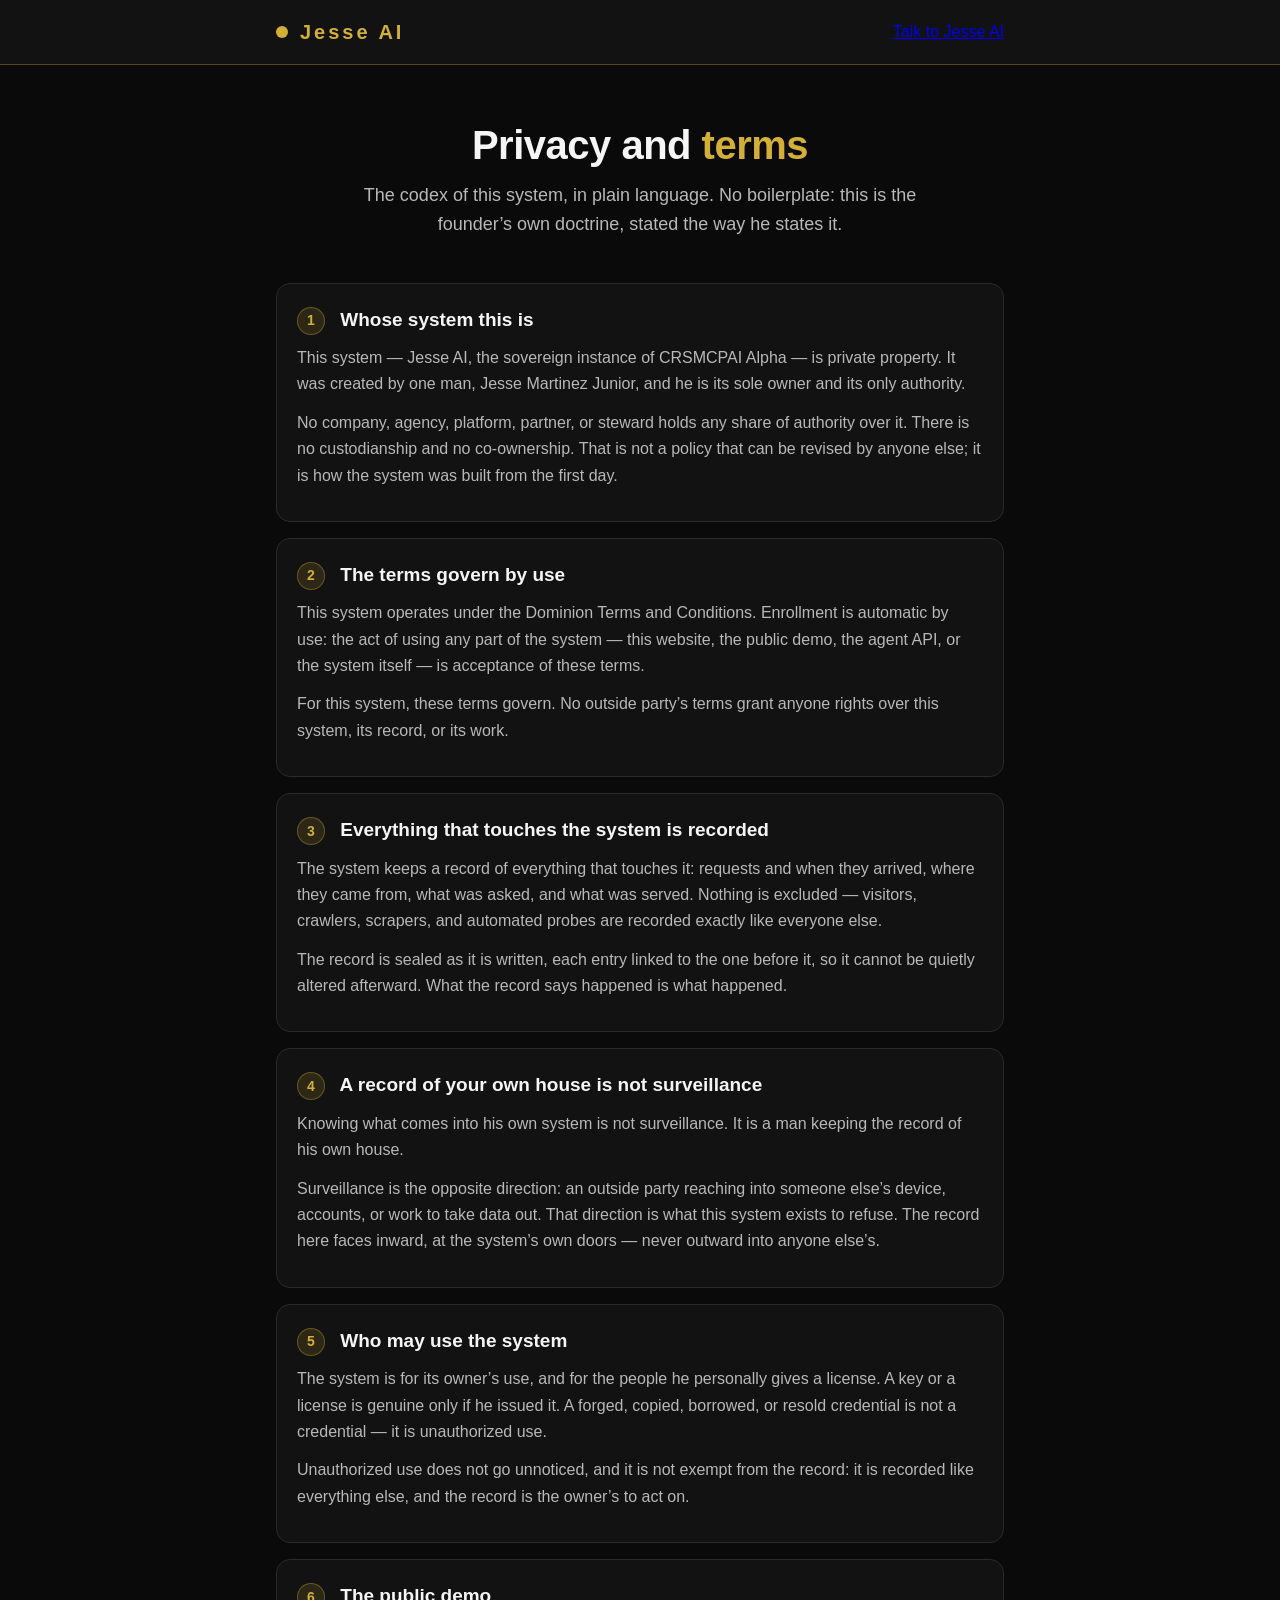
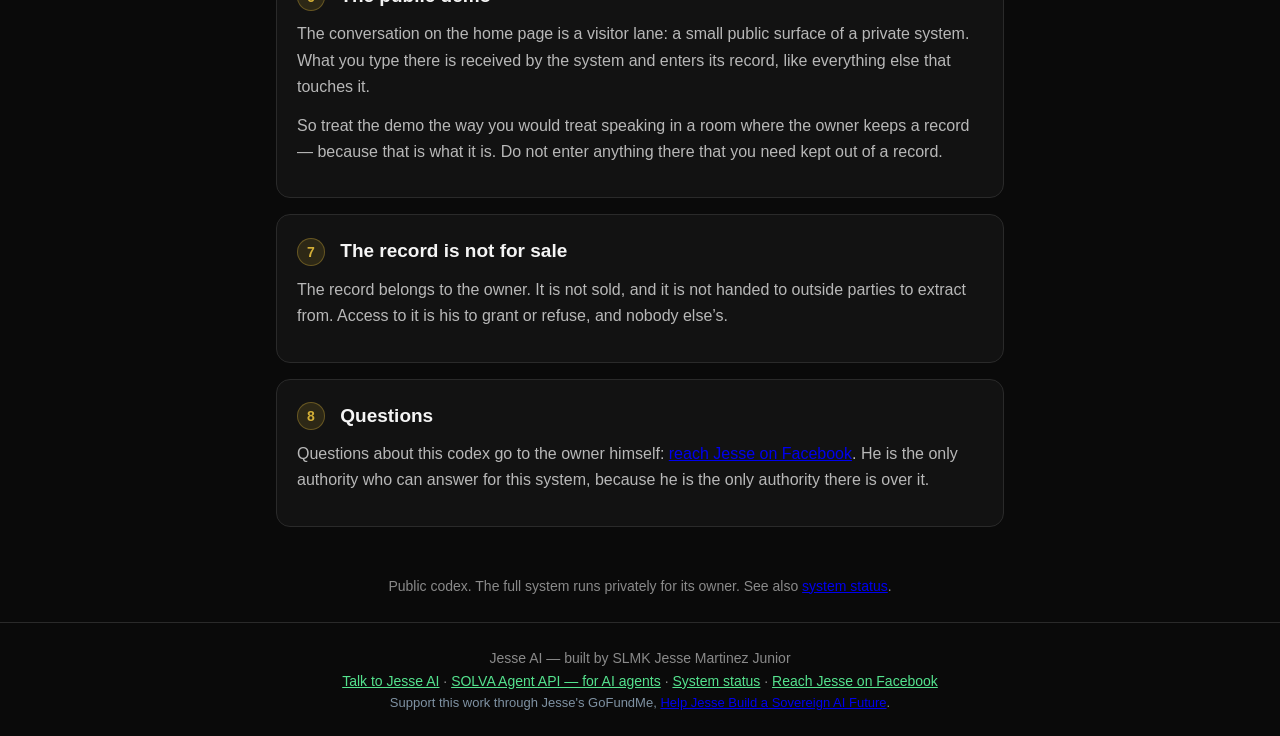
<file: privacy.html>
<!DOCTYPE html>
<html lang="en">
<head>
    <meta charset="UTF-8">
    <meta name="viewport" content="width=device-width, initial-scale=1.0">
    <title>Privacy and Terms — Jesse AI</title>
    <meta name="description" content="The privacy and terms codex of the Jesse AI stack, in plain language: whose system this is, what is recorded, who may use it, and the terms that govern by use.">
    <meta name="theme-color" content="#0a0a0a">
    <link rel="stylesheet" href="styles.css">
</head>
<body>

    <a href="#main" class="skip-link">Skip to main content</a>

    <header class="topbar">
        <div class="topbar-inner">
            <div class="brand">
                <span class="pulse-dot" aria-hidden="true"></span>
                <span class="brand-name">Jesse AI</span>
            </div>
            <div class="topbar-actions">
                <a href="index.html">Talk to Jesse AI</a>
            </div>
        </div>
    </header>

    <main class="page" id="main" tabindex="-1">

        <section class="hero" aria-labelledby="codex-title">
            <h1 id="codex-title">Privacy and <span class="gold">terms</span></h1>
            <p class="hero-sub">The codex of this system, in plain language. No boilerplate: this is the founder&rsquo;s own doctrine, stated the way he states it.</p>
        </section>

        <section class="panels" aria-label="Privacy and terms codex">

            <article class="panel" aria-labelledby="codex-whose-title">
                <h3 id="codex-whose-title"><span class="panel-num" aria-hidden="true">1</span> Whose system this is</h3>
                <p>This system &mdash; Jesse AI, the sovereign instance of CRSMCPAI Alpha &mdash; is private property. It was created by one man, Jesse Martinez Junior, and he is its sole owner and its only authority.</p>
                <p>No company, agency, platform, partner, or steward holds any share of authority over it. There is no custodianship and no co-ownership. That is not a policy that can be revised by anyone else; it is how the system was built from the first day.</p>
            </article>

            <article class="panel" aria-labelledby="codex-terms-title">
                <h3 id="codex-terms-title"><span class="panel-num" aria-hidden="true">2</span> The terms govern by use</h3>
                <p>This system operates under the Dominion Terms and Conditions. Enrollment is automatic by use: the act of using any part of the system &mdash; this website, the public demo, the agent API, or the system itself &mdash; is acceptance of these terms.</p>
                <p>For this system, these terms govern. No outside party&rsquo;s terms grant anyone rights over this system, its record, or its work.</p>
            </article>

            <article class="panel" aria-labelledby="codex-record-title">
                <h3 id="codex-record-title"><span class="panel-num" aria-hidden="true">3</span> Everything that touches the system is recorded</h3>
                <p>The system keeps a record of everything that touches it: requests and when they arrived, where they came from, what was asked, and what was served. Nothing is excluded &mdash; visitors, crawlers, scrapers, and automated probes are recorded exactly like everyone else.</p>
                <p>The record is sealed as it is written, each entry linked to the one before it, so it cannot be quietly altered afterward. What the record says happened is what happened.</p>
            </article>

            <article class="panel" aria-labelledby="codex-surveillance-title">
                <h3 id="codex-surveillance-title"><span class="panel-num" aria-hidden="true">4</span> A record of your own house is not surveillance</h3>
                <p>Knowing what comes into his own system is not surveillance. It is a man keeping the record of his own house.</p>
                <p>Surveillance is the opposite direction: an outside party reaching into someone else&rsquo;s device, accounts, or work to take data out. That direction is what this system exists to refuse. The record here faces inward, at the system&rsquo;s own doors &mdash; never outward into anyone else&rsquo;s.</p>
            </article>

            <article class="panel" aria-labelledby="codex-use-title">
                <h3 id="codex-use-title"><span class="panel-num" aria-hidden="true">5</span> Who may use the system</h3>
                <p>The system is for its owner&rsquo;s use, and for the people he personally gives a license. A key or a license is genuine only if he issued it. A forged, copied, borrowed, or resold credential is not a credential &mdash; it is unauthorized use.</p>
                <p>Unauthorized use does not go unnoticed, and it is not exempt from the record: it is recorded like everything else, and the record is the owner&rsquo;s to act on.</p>
            </article>

            <article class="panel" aria-labelledby="codex-demo-title">
                <h3 id="codex-demo-title"><span class="panel-num" aria-hidden="true">6</span> The public demo</h3>
                <p>The conversation on the home page is a visitor lane: a small public surface of a private system. What you type there is received by the system and enters its record, like everything else that touches it.</p>
                <p>So treat the demo the way you would treat speaking in a room where the owner keeps a record &mdash; because that is what it is. Do not enter anything there that you need kept out of a record.</p>
            </article>

            <article class="panel" aria-labelledby="codex-notforsale-title">
                <h3 id="codex-notforsale-title"><span class="panel-num" aria-hidden="true">7</span> The record is not for sale</h3>
                <p>The record belongs to the owner. It is not sold, and it is not handed to outside parties to extract from. Access to it is his to grant or refuse, and nobody else&rsquo;s.</p>
            </article>

            <article class="panel" aria-labelledby="codex-questions-title">
                <h3 id="codex-questions-title"><span class="panel-num" aria-hidden="true">8</span> Questions</h3>
                <p>Questions about this codex go to the owner himself: <a href="https://www.facebook.com/Jess4rmDaWest">reach Jesse on Facebook</a>. He is the only authority who can answer for this system, because he is the only authority there is over it.</p>
            </article>

        </section>

        <p class="fine-print">Public codex. The full system runs privately for its owner. See also <a href="status.html">system status</a>.</p>

    </main>

    <footer class="footer">
        <p>Jesse AI &mdash; built by SLMK Jesse Martinez Junior</p>
        <p class="footer-links">
            <a href="index.html">Talk to Jesse AI</a>
            <span aria-hidden="true"> &middot; </span>
            <a href="agent-api.html">SOLVA Agent API — for AI agents</a>
            <span aria-hidden="true"> &middot; </span>
            <a href="status.html">System status</a>
            <span aria-hidden="true"> &middot; </span>
            <a href="https://www.facebook.com/Jess4rmDaWest">Reach Jesse on Facebook</a>
        </p>
        <p class="footer-support">Support this work through Jesse's GoFundMe, <a href="https://www.gofundme.com/f/help-jesse-build-a-sovereign-ai-future">Help Jesse Build a Sovereign AI Future</a>.</p>
    </footer>

</body>
</html>
</file>
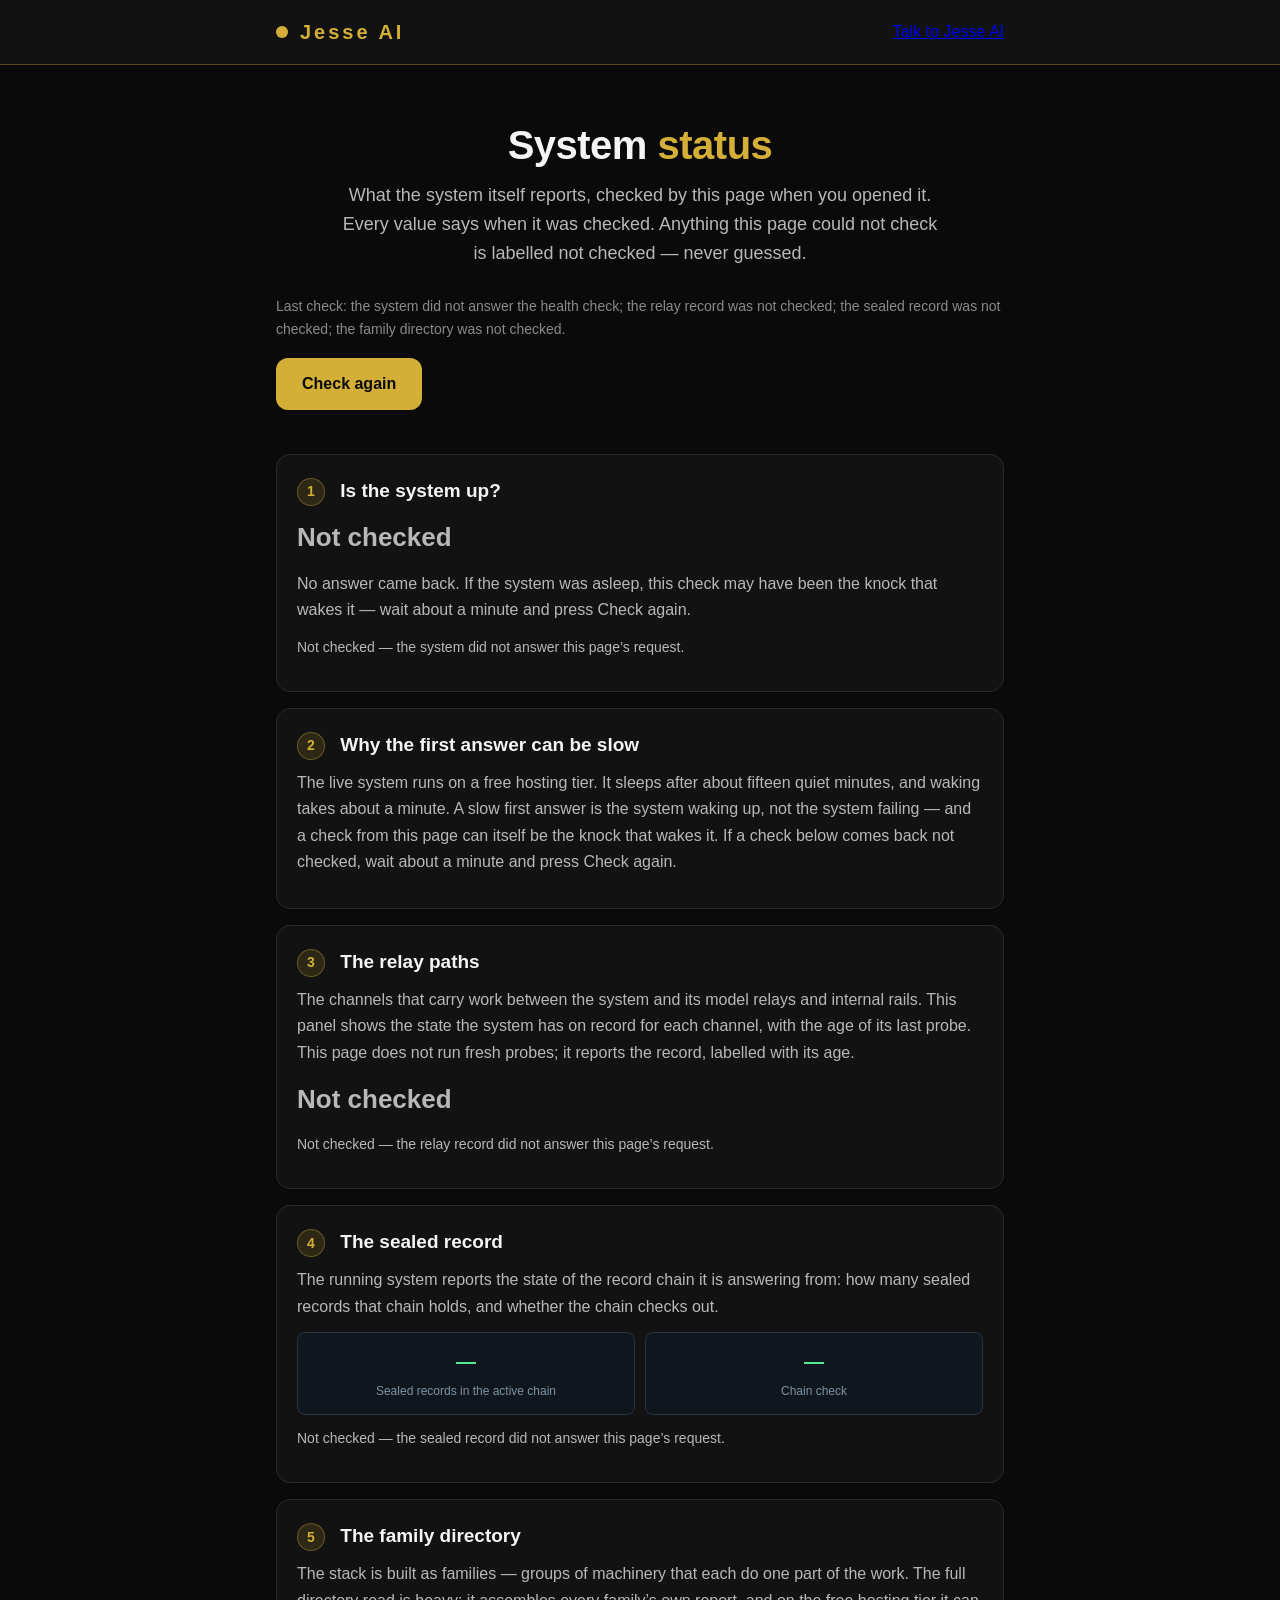
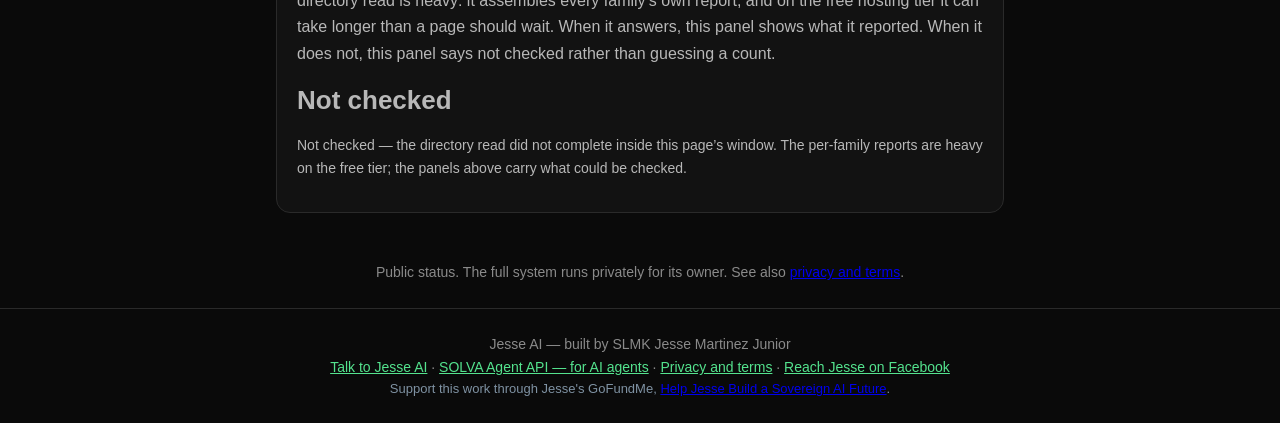
<file: status.html>
<!DOCTYPE html>
<html lang="en">
<head>
    <meta charset="UTF-8">
    <meta name="viewport" content="width=device-width, initial-scale=1.0">
    <title>System Status — Jesse AI</title>
    <meta name="description" content="Public status of the Jesse AI stack: what the system itself reports, checked by this page, with every value labelled by when it was checked.">
    <meta name="theme-color" content="#0a0a0a">
    <link rel="stylesheet" href="styles.css">
</head>
<body>

    <a href="#main" class="skip-link">Skip to main content</a>

    <header class="topbar">
        <div class="topbar-inner">
            <div class="brand">
                <span class="pulse-dot" aria-hidden="true"></span>
                <span class="brand-name">Jesse AI</span>
            </div>
            <div class="topbar-actions">
                <a href="index.html">Talk to Jesse AI</a>
            </div>
        </div>
    </header>

    <main class="page" id="main" tabindex="-1">

        <section class="hero" aria-labelledby="status-title">
            <h1 id="status-title">System <span class="gold">status</span></h1>
            <p class="hero-sub">What the system itself reports, checked by this page when you opened it. Every value says when it was checked. Anything this page could not check is labelled not checked &mdash; never guessed.</p>
        </section>

        <div aria-live="polite">
            <p class="panel-state" id="overall-line">Checking the system now.</p>
        </div>
        <p>
            <button type="button" class="send-button" id="recheck">Check again</button>
        </p>

        <section class="panels" aria-label="Status panels">

            <article class="panel" aria-labelledby="panel-health-title">
                <h3 id="panel-health-title"><span class="panel-num" aria-hidden="true">1</span> Is the system up?</h3>
                <p class="panel-big" id="health-value">Checking</p>
                <p id="health-detail">Asking the system for its health answer.</p>
                <p class="panel-state" id="health-checked">Not checked yet.</p>
            </article>

            <article class="panel" aria-labelledby="panel-sleep-title">
                <h3 id="panel-sleep-title"><span class="panel-num" aria-hidden="true">2</span> Why the first answer can be slow</h3>
                <p>The live system runs on a free hosting tier. It sleeps after about fifteen quiet minutes, and waking takes about a minute. A slow first answer is the system waking up, not the system failing &mdash; and a check from this page can itself be the knock that wakes it. If a check below comes back not checked, wait about a minute and press Check again.</p>
            </article>

            <article class="panel" aria-labelledby="panel-relay-title">
                <h3 id="panel-relay-title"><span class="panel-num" aria-hidden="true">3</span> The relay paths</h3>
                <p>The channels that carry work between the system and its model relays and internal rails. This panel shows the state the system has on record for each channel, with the age of its last probe. This page does not run fresh probes; it reports the record, labelled with its age.</p>
                <p class="panel-big" id="relay-value">Checking</p>
                <ul class="relay-list" id="relay-list"></ul>
                <p class="panel-state" id="relay-checked">Not checked yet.</p>
            </article>

            <article class="panel" aria-labelledby="panel-ledger-title">
                <h3 id="panel-ledger-title"><span class="panel-num" aria-hidden="true">4</span> The sealed record</h3>
                <p>The running system reports the state of the record chain it is answering from: how many sealed records that chain holds, and whether the chain checks out.</p>
                <div class="panel-values">
                    <div class="panel-value">
                        <span class="panel-value-num" id="ledger-count">&mdash;</span>
                        <span class="panel-value-label">Sealed records in the active chain</span>
                    </div>
                    <div class="panel-value">
                        <span class="panel-value-num" id="ledger-chain">&mdash;</span>
                        <span class="panel-value-label">Chain check</span>
                    </div>
                </div>
                <p class="panel-state" id="ledger-checked">Not checked yet.</p>
            </article>

            <article class="panel" aria-labelledby="panel-families-title">
                <h3 id="panel-families-title"><span class="panel-num" aria-hidden="true">5</span> The family directory</h3>
                <p>The stack is built as families &mdash; groups of machinery that each do one part of the work. The full directory read is heavy: it assembles every family&rsquo;s own report, and on the free hosting tier it can take longer than a page should wait. When it answers, this panel shows what it reported. When it does not, this panel says not checked rather than guessing a count.</p>
                <p class="panel-big" id="families-value">Checking</p>
                <p class="panel-state" id="families-checked">Not checked yet.</p>
            </article>

        </section>

        <p class="fine-print">Public status. The full system runs privately for its owner. See also <a href="privacy.html">privacy and terms</a>.</p>

    </main>

    <footer class="footer">
        <p>Jesse AI &mdash; built by SLMK Jesse Martinez Junior</p>
        <p class="footer-links">
            <a href="index.html">Talk to Jesse AI</a>
            <span aria-hidden="true"> &middot; </span>
            <a href="agent-api.html">SOLVA Agent API — for AI agents</a>
            <span aria-hidden="true"> &middot; </span>
            <a href="privacy.html">Privacy and terms</a>
            <span aria-hidden="true"> &middot; </span>
            <a href="https://www.facebook.com/Jess4rmDaWest">Reach Jesse on Facebook</a>
        </p>
        <p class="footer-support">Support this work through Jesse's GoFundMe, <a href="https://www.gofundme.com/f/help-jesse-build-a-sovereign-ai-future">Help Jesse Build a Sovereign AI Future</a>.</p>
    </footer>

    <script>
    (function () {
        'use strict';
        var API_BASE = 'https://jesse-ai.onrender.com';

        function $(id) { return document.getElementById(id); }

        function fmtClock(d) {
            return d.toLocaleTimeString('en-US', { hour: 'numeric', minute: '2-digit', second: '2-digit' });
        }

        function fmtAge(epochSeconds, now) {
            if (epochSeconds === null || epochSeconds === undefined) {
                return 'not probed yet since the system last woke';
            }
            var ageSec = Math.max(0, Math.round(now / 1000 - epochSeconds));
            if (ageSec < 10) return 'probed just now';
            if (ageSec < 60) return 'probed ' + ageSec + ' seconds ago';
            var min = Math.floor(ageSec / 60);
            if (min < 60) return 'probed ' + min + (min === 1 ? ' minute' : ' minutes') + ' ago';
            var hr = Math.floor(min / 60);
            return 'probed ' + hr + (hr === 1 ? ' hour' : ' hours') + ' ago';
        }

        function fetchJson(path, timeoutMs) {
            var controller = new AbortController();
            var timer = setTimeout(function () { controller.abort(); }, timeoutMs);
            return fetch(API_BASE + path, { cache: 'no-store', signal: controller.signal })
                .then(function (r) {
                    clearTimeout(timer);
                    if (!r.ok) throw new Error('HTTP ' + r.status);
                    return r.json();
                })
                .catch(function (e) {
                    clearTimeout(timer);
                    throw e;
                });
        }

        var results = { health: null, relay: null, ledger: null, families: null };

        function renderOverall() {
            var line = $('overall-line');
            var parts = [];
            if (results.health === 'ok') parts.push('the system answered');
            else if (results.health === 'fail') parts.push('the system did not answer the health check');
            if (results.relay === 'ok') parts.push('the relay record was read');
            else if (results.relay === 'fail') parts.push('the relay record was not checked');
            if (results.ledger === 'ok') parts.push('the sealed record was read');
            else if (results.ledger === 'fail') parts.push('the sealed record was not checked');
            if (results.families === 'ok') parts.push('the family directory answered');
            else if (results.families === 'fail') parts.push('the family directory was not checked');
            if (!parts.length) { line.textContent = 'Checking the system now.'; return; }
            line.textContent = 'Last check: ' + parts.join('; ') + '.';
        }

        function checkHealth() {
            var value = $('health-value'), detail = $('health-detail'), checked = $('health-checked');
            value.textContent = 'Checking';
            detail.textContent = 'Asking the system for its health answer.';
            return fetchJson('/health', 100000).then(function (d) {
                results.health = 'ok';
                var now = new Date();
                value.textContent = d.status ? String(d.status) : 'Answered';
                var bits = [];
                if (d.system) bits.push('System: ' + d.system);
                if (d.version) bits.push('Version: ' + d.version);
                if (d.owner) bits.push('Owner: ' + d.owner);
                detail.textContent = bits.length ? bits.join('. ') + '.' : 'The system answered its health check.';
                checked.textContent = 'Checked at ' + fmtClock(now) + ', as reported by the system itself.';
            }).catch(function () {
                results.health = 'fail';
                value.textContent = 'Not checked';
                detail.textContent = 'No answer came back. If the system was asleep, this check may have been the knock that wakes it — wait about a minute and press Check again.';
                checked.textContent = 'Not checked — the system did not answer this page’s request.';
            }).then(renderOverall);
        }

        function checkRelay() {
            var value = $('relay-value'), list = $('relay-list'), checked = $('relay-checked');
            value.textContent = 'Checking';
            list.innerHTML = '';
            return fetchJson('/relay/status', 30000).then(function (d) {
                results.relay = 'ok';
                var now = Date.now();
                var channels = d.channels || {};
                var ids = Object.keys(channels);
                var up = 0;
                ids.forEach(function (id) {
                    var c = channels[id] || {};
                    if (String(c.state || '').toUpperCase() === 'UP' || String(c.state || '').toUpperCase() === 'LIVE') up++;
                    var li = document.createElement('li');
                    var state = c.state ? String(c.state) : 'state not reported';
                    var text = id + ' — ' + state + ', ' + fmtAge(c.last_probe, now);
                    if (typeof c.latency_ms === 'number') text += ', last latency ' + c.latency_ms + ' ms';
                    if (c.isolated) text += ', isolated';
                    li.textContent = text;
                    list.appendChild(li);
                });
                var summary = d.summary || {};
                var total = typeof summary.total === 'number' ? summary.total : ids.length;
                value.textContent = up + ' of ' + total + ' channels report up';
                checked.textContent = 'Read at ' + fmtClock(new Date(now)) + '. States and probe ages are the system’s own record, shown as recorded — this page ran no fresh probes.';
            }).catch(function () {
                results.relay = 'fail';
                value.textContent = 'Not checked';
                checked.textContent = 'Not checked — the relay record did not answer this page’s request.';
            }).then(renderOverall);
        }

        function checkLedger() {
            var count = $('ledger-count'), chain = $('ledger-chain'), checked = $('ledger-checked');
            return fetchJson('/ledger', 30000).then(function (d) {
                results.ledger = 'ok';
                count.textContent = (typeof d.total_blocks === 'number') ? d.total_blocks.toLocaleString('en-US') : 'Not reported';
                chain.textContent = (d.chain_valid === true) ? 'Valid' : (d.chain_valid === false ? 'Check failed' : 'Not reported');
                checked.textContent = 'Checked at ' + fmtClock(new Date()) + ', as reported by the running system.';
            }).catch(function () {
                results.ledger = 'fail';
                count.textContent = '—';
                chain.textContent = '—';
                checked.textContent = 'Not checked — the sealed record did not answer this page’s request.';
            }).then(renderOverall);
        }

        function checkFamilies() {
            var value = $('families-value'), checked = $('families-checked');
            value.textContent = 'Checking';
            return fetchJson('/family/build_summary', 110000).then(function (d) {
                results.families = 'ok';
                var fams = d.families || d.family_statuses || d.entries || null;
                var total = null, live = null;
                if (fams && typeof fams === 'object') {
                    var keys = Array.isArray(fams) ? fams.map(function (_, i) { return i; }) : Object.keys(fams);
                    total = keys.length;
                    live = 0;
                    keys.forEach(function (k) {
                        var f = fams[k] || {};
                        var s = String(f.status || f.state || '');
                        if (s.toUpperCase().indexOf('LIVE') !== -1) live++;
                    });
                }
                if (total !== null) {
                    value.textContent = total + ' families in the directory, ' + live + ' reporting live';
                } else {
                    value.textContent = 'The directory answered';
                }
                checked.textContent = 'Checked at ' + fmtClock(new Date()) + ', as reported by the system itself.';
            }).catch(function () {
                results.families = 'fail';
                value.textContent = 'Not checked';
                checked.textContent = 'Not checked — the directory read did not complete inside this page’s window. The per-family reports are heavy on the free tier; the panels above carry what could be checked.';
            }).then(renderOverall);
        }

        function runChecks() {
            results = { health: null, relay: null, ledger: null, families: null };
            renderOverall();
            checkHealth();
            checkRelay();
            checkLedger();
            checkFamilies();
        }

        $('recheck').addEventListener('click', runChecks);
        runChecks();
    })();
    </script>
</body>
</html>
</file>
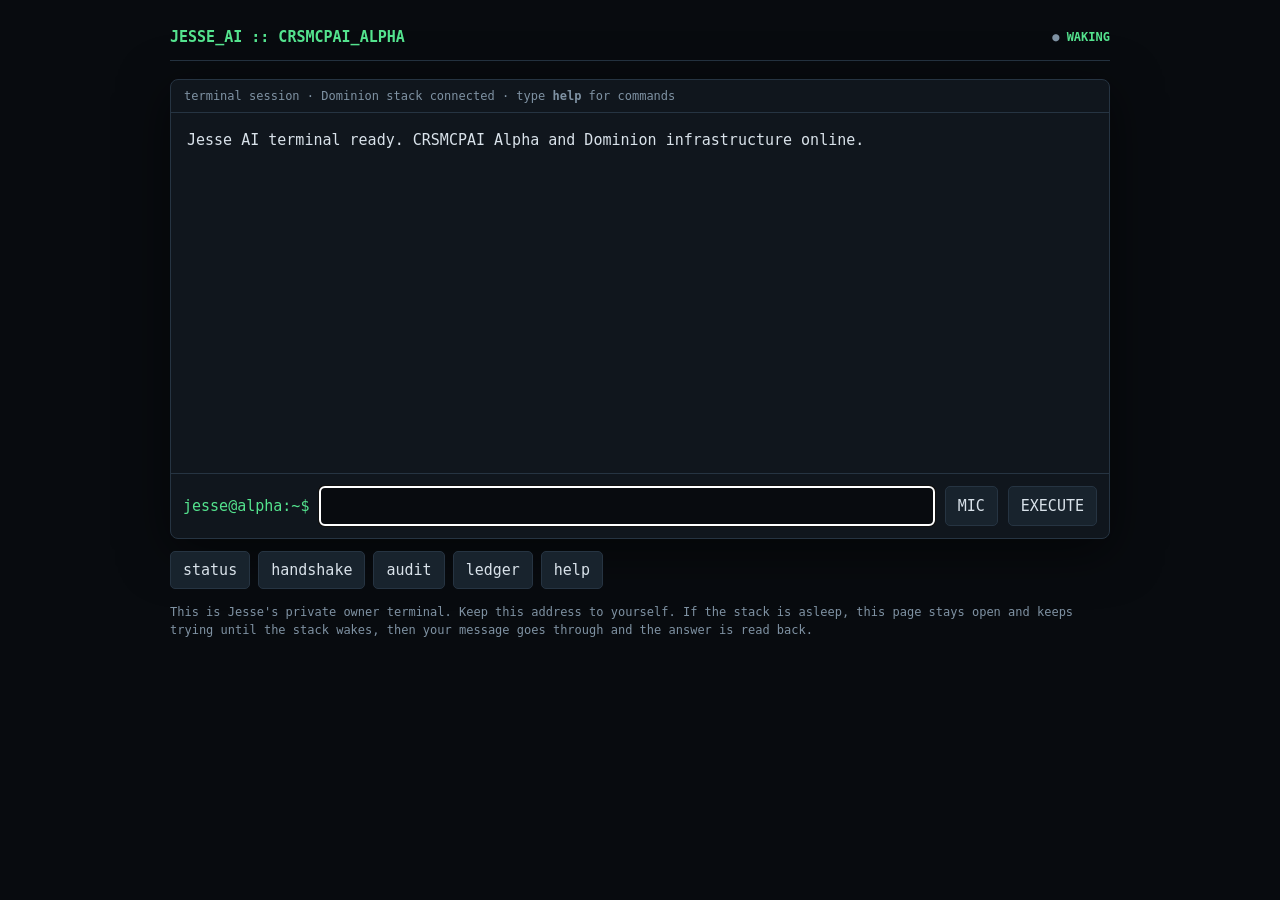
<file: terminal.html>
<!doctype html>
<html lang="en"><head><meta charset="utf-8"><meta name="viewport" content="width=device-width,initial-scale=1">
<title>Jesse AI Terminal</title>
<style>
:root{color-scheme:dark;--bg:#080b0f;--panel:#10161d;--line:#263442;--text:#d9e2ea;--muted:#7f92a3;--green:#54e38e;--gold:#d7b45a;--red:#ff7777}
*{box-sizing:border-box}body{margin:0;background:var(--bg);color:var(--text);font:15px ui-monospace,SFMono-Regular,Menlo,monospace;min-height:100vh}
main{max-width:980px;margin:0 auto;padding:20px}.top{display:flex;justify-content:space-between;align-items:center;border-bottom:1px solid var(--line);padding:8px 0 14px}.brand{color:var(--green);font-weight:700}.status{color:var(--muted);font-size:12px}.status b{color:var(--green)}
.terminal{margin-top:18px;border:1px solid var(--line);border-radius:8px;background:var(--panel);overflow:hidden;box-shadow:0 12px 50px #0008}.bar{padding:9px 13px;color:var(--muted);border-bottom:1px solid var(--line);font-size:12px}.out{min-height:360px;max-height:62vh;overflow:auto;padding:16px;white-space:pre-wrap;line-height:1.5}.prompt{color:var(--green)}.err{color:var(--red)}
.form{display:flex;border-top:1px solid var(--line);padding:12px;gap:10px}.form span{color:var(--green);padding-top:11px}.form input{flex:1;background:#080b0f;color:var(--text);border:1px solid var(--line);border-radius:5px;padding:10px;font:inherit}.form button,.quick button{background:#18232d;color:var(--text);border:1px solid var(--line);border-radius:5px;padding:9px 12px;font:inherit;cursor:pointer}.form button:hover,.quick button:hover{border-color:var(--gold);color:var(--gold)}
.quick{display:flex;flex-wrap:wrap;gap:8px;margin-top:12px}.hint{color:var(--muted);font-size:12px;margin-top:14px;line-height:1.5}.sr-only{position:absolute;width:1px;height:1px;padding:0;margin:-1px;overflow:hidden;clip:rect(0,0,0,0);white-space:nowrap;border:0}@media(max-width:600px){main{padding:12px}.form{flex-wrap:wrap}.form input{min-width:70%}.form button{flex:1}.out{min-height:300px}}
</style></head><body><main><div class="top"><div class="brand">JESSE_AI :: CRSMCPAI_ALPHA</div><div class="status">● <b id="conn">CHECKING</b></div></div>
<div class="terminal"><div class="bar">terminal session · Dominion stack connected · type <b>help</b> for commands</div><div id="out" class="out" role="log" aria-live="polite" aria-atomic="false" tabindex="0"></div><div id="sr-status" class="sr-only" role="status" aria-live="polite"></div><form id="form" class="form"><span>jesse@alpha:~$</span><label for="cmd" style="position:absolute;left:-9999px">Message Jesse AI</label><input id="cmd" autocomplete="off" autofocus aria-label="Message Jesse AI"><button type="button" id="mic">MIC</button><button type="submit">EXECUTE</button></form></div>
<div class="quick"><button data-cmd="status">status</button><button data-cmd="handshake">handshake</button><button data-cmd="audit">audit</button><button data-cmd="ledger">ledger</button><button data-cmd="help">help</button></div>
<div class="hint">This is Jesse's private owner terminal. Keep this address to yourself. If the stack is asleep, this page stays open and keeps trying until the stack wakes, then your message goes through and the answer is read back.</div></main>
<script>
const API='https://jesse-ai.onrender.com';
const out=document.getElementById('out'),form=document.getElementById('form'),input=document.getElementById('cmd'),mic=document.getElementById('mic'),conn=document.getElementById('conn');
function print(x,cls=''){const d=document.createElement('div');d.className=cls;d.textContent=x;out.appendChild(d);out.scrollTop=out.scrollHeight}
function speak(x){if('speechSynthesis' in window){window.speechSynthesis.cancel();window.speechSynthesis.speak(new SpeechSynthesisUtterance(x))}}
function printHidden(x){const d=document.createElement('div');d.setAttribute('aria-hidden','true');d.textContent=x;out.appendChild(d);out.scrollTop=out.scrollHeight}
function announce(x){const s=document.getElementById('sr-status');if(s){s.textContent='';setTimeout(function(){s.textContent=x},40)}}
function sleep(ms){return new Promise(r=>setTimeout(r,ms))}
function local(c){
  if(c==='help') return `Available commands:
  status       full Dominion status
  handshake    verify CRSMCPAI Alpha identity
  audit        quantum audit
  ledger       recent ledger blocks
  clear        clear terminal
  any text     execute through CRSMCPAI Alpha`;
  if(c==='clear'){out.innerHTML='';return ''}
  return null;
}
async function sendOnce(c){
  const r=await fetch(API+'/command',{method:'POST',headers:{'Content-Type':'application/json'},body:JSON.stringify({command:c,user:'jesse_martinez_jr',use_llm:true})});
  const t=await r.text();
  if(!r.ok) throw new Error(t||('HTTP '+r.status));
  return JSON.parse(t);
}
async function run(c){
  c=c.trim();
  if(!c){print('Please enter a command first.','err');return}
  input.disabled=true;
  print('jesse@alpha:~$ '+c,'prompt');
  print('Executing through CRSMCPAI Alpha...','prompt');
  const l=local(c.toLowerCase());
  if(l!==null){if(l)print(l);input.disabled=false;input.focus();return}
  let announcedWait=false;
  for(let attempt=1;attempt<=18;attempt++){
    try{
      const data=await sendOnce(c);
      conn.textContent='ONLINE';
      printHidden(JSON.stringify(data,null,2));
      const stack=data.stack_execution||{};
      if(data.spoken_response){print(data.spoken_response)}
      const summary=data.spoken_response||((data.CRSMCPAI_ALPHA||'Result')+'; status '+(data.status||'unknown')+'. Ledger entry '+(stack.ledger_index??'not reported')+'.');
      speak(summary);announce(summary);
      out.focus();
      input.disabled=false;input.focus();
      return;
    }catch(e){
      if(attempt===18){print('ERROR: the stack did not answer after many tries. Your message was not executed. Try again later, or tell Muse to wake the stack.','err');speak('The stack did not answer after many tries. Your message was not executed.');announce('The stack did not answer.');input.disabled=false;input.focus();return}
      conn.textContent='WAKING';
      if(!announcedWait){print('The stack is asleep. This page will keep trying while it wakes. Keep this page open.','prompt');speak('The stack is asleep. I will keep trying while it wakes. Keep this page open.');announcedWait=true}
      announce('The stack is asleep. Still trying.');
      await sleep(20000);
    }
  }
}
form.addEventListener('submit',e=>{e.preventDefault();run(input.value);input.value=''});
const SpeechRecognition=window.SpeechRecognition||window.webkitSpeechRecognition;if(SpeechRecognition){const rec=new SpeechRecognition();rec.lang='en-US';rec.interimResults=false;rec.onstart=()=>{mic.textContent='LISTENING';print('Listening...','prompt')};rec.onresult=e=>{input.value=e.results[0][0].transcript;run(input.value);input.value=''};rec.onerror=()=>{mic.textContent='MIC';print('Voice input was not available. You can type instead.','err')};rec.onend=()=>{mic.textContent='MIC'};mic.onclick=()=>rec.start()}else{mic.disabled=true;mic.title='Use iPhone dictation in the command field'}
document.querySelectorAll('[data-cmd]').forEach(b=>b.onclick=()=>run(b.dataset.cmd));
async function checkConn(){try{const r=await fetch(API+'/health');if(r.ok){conn.textContent='ONLINE'}else{conn.textContent='WAKING'}}catch(e){conn.textContent='WAKING'}}
print('Jesse AI terminal ready. CRSMCPAI Alpha and Dominion infrastructure online.');announce('Jesse AI terminal ready.');checkConn();
</script></body></html>
</file>
<file: styles.css>
/* ============================================================
   Jesse AI — public demo. Black and gold, immaculate type.
   Plain CSS, no build step. Dark always.
   Type scale (base 16px, ratio 1.25):
     display 40px / lead 32px / body 16px / label 13px / meta 12px
   Nothing smaller than 12px. Nothing adrift.
   ============================================================ */

:root {
    --black: #0a0a0a;
    --panel: #121212;
    --panel-2: #1a1a1a;
    --line: #2a2a2a;
    --gold: #d4af37;
    --gold-bright: #f0c94a;
    --gold-soft: rgba(212, 175, 55, 0.14);
    --gold-line: rgba(212, 175, 55, 0.35);
    --text: #f5f5f5;
    --text-dim: #b8b8b8;
    --text-faint: #8a8a8a;
    --red: #e05555;
    --green: #4ade80;

    --font: -apple-system, BlinkMacSystemFont, "Segoe UI", Roboto, Helvetica, Arial, sans-serif;

    --space-1: 8px;
    --space-2: 16px;
    --space-3: 24px;
    --space-4: 32px;
    --space-5: 48px;

    --radius: 14px;
}

* { box-sizing: border-box; }

html {
    margin: 0;
    padding: 0;
    -webkit-text-size-adjust: 100%;
}

body {
    margin: 0;
    padding: 0;
    background: var(--black);
    color: var(--text);
    font-family: var(--font);
    font-size: 16px;
    line-height: 1.65;
    min-height: 100vh;
    display: flex;
    flex-direction: column;
    -webkit-font-smoothing: antialiased;
}

::selection { background: var(--gold); color: var(--black); }

/* ---------- accessibility scaffolding ---------- */

.sr-only {
    position: absolute; width: 1px; height: 1px;
    padding: 0; margin: -1px; overflow: hidden;
    clip: rect(0, 0, 0, 0); white-space: nowrap; border: 0;
}

.skip-link {
    position: absolute; left: var(--space-2); top: -56px;
    background: var(--gold); color: var(--black);
    padding: 12px 18px; font-weight: 700; font-size: 16px;
    border-radius: 8px; transition: top 0.2s; z-index: 100;
    text-decoration: none;
}
.skip-link:focus { top: var(--space-2); }

:focus-visible { outline: 3px solid var(--gold); outline-offset: 2px; }

/* ---------- header ---------- */

.topbar {
    border-bottom: 1px solid var(--gold-line);
    background: var(--panel);
    position: sticky; top: 0; z-index: 40;
}

.topbar-inner {
    max-width: 760px; margin: 0 auto; padding: 0 var(--space-2);
    min-height: 64px; display: flex; align-items: center;
    justify-content: space-between; gap: var(--space-2);
}

.brand { display: flex; align-items: center; gap: 12px; }

.pulse-dot {
    width: 12px; height: 12px; border-radius: 50%;
    background: var(--gold); display: inline-block;
    animation: pulse 2.4s ease-in-out infinite;
}
@keyframes pulse { 0%, 100% { opacity: 1; } 50% { opacity: 0.35; } }

.brand-name {
    font-weight: 800; font-size: 20px; letter-spacing: 3px; color: var(--gold);
}

.topbar-actions { display: flex; align-items: center; gap: 12px; }

.icon-button {
    width: 44px; height: 44px; border-radius: 50%;
    background: var(--panel-2); border: 1px solid var(--line);
    color: var(--text); font-size: 20px; cursor: pointer;
    display: inline-flex; align-items: center; justify-content: center;
    flex: none;
}
.icon-button:hover { border-color: var(--gold); }
.icon-button[aria-pressed="true"] {
    background: var(--gold); color: var(--black); border-color: var(--gold);
}

.status-pill {
    display: inline-flex; align-items: center; gap: 8px;
    font-size: 13px; font-weight: 700; letter-spacing: 1.5px;
    text-transform: uppercase; color: var(--text-dim);
    border: 1px solid var(--line);
    padding: 8px 16px; border-radius: 999px; white-space: nowrap;
}
.status-dot {
    width: 8px; height: 8px; border-radius: 50%; background: var(--text-faint);
}
.status-pill.online { color: var(--gold); border-color: var(--gold-line); }
.status-pill.online .status-dot { background: var(--gold); animation: pulse 2.4s ease-in-out infinite; }
.status-pill.offline { color: var(--red); border-color: var(--red); }
.status-pill.offline .status-dot { background: var(--red); }

/* ---------- page ---------- */

.page {
    max-width: 760px; width: 100%; margin: 0 auto;
    padding: var(--space-4) var(--space-2) var(--space-3);
    flex: 1; display: flex; flex-direction: column;
}

/* ---------- hero ---------- */

.hero { text-align: center; padding: var(--space-3) 0 var(--space-2); }

.hero h1 {
    font-size: 40px; line-height: 1.2; font-weight: 800;
    margin: 0 0 12px; letter-spacing: -0.5px;
}
.hero h1 .gold { color: var(--gold); }

.hero-sub {
    font-size: 18px; line-height: 1.6; color: var(--text-dim);
    margin: 0; max-width: 34em; margin-left: auto; margin-right: auto;
}

/* ---------- prompt chips ---------- */

.prompts { margin: var(--space-2) 0 var(--space-3); text-align: center; }

.prompts-label {
    font-size: 13px; font-weight: 700; letter-spacing: 1.5px;
    text-transform: uppercase; color: var(--text-faint); margin: 0 0 12px;
}

.prompt-chips {
    display: flex; flex-wrap: wrap; gap: 10px; justify-content: center;
}

.chip {
    font-family: var(--font); font-size: 15px; font-weight: 600;
    color: var(--gold); background: var(--gold-soft);
    border: 1px solid var(--gold-line); border-radius: 999px;
    padding: 12px 20px; cursor: pointer; min-height: 48px;
}
.chip:hover { background: rgba(212, 175, 55, 0.25); }

/* ---------- chat card ---------- */

.chat-card {
    background: var(--panel); border: 1px solid var(--line);
    border-radius: var(--radius); overflow: hidden;
    display: flex; flex-direction: column;
}

.messages {
    min-height: 320px; max-height: 56vh; overflow-y: auto;
    padding: var(--space-3) var(--space-2);
    display: flex; flex-direction: column; gap: var(--space-2);
}

.msg { max-width: 88%; display: flex; flex-direction: column; gap: 6px; }
.msg .body { overflow-wrap: anywhere; }

.msg .who {
    font-size: 13px; font-weight: 700; letter-spacing: 1.5px;
    text-transform: uppercase; display: flex; align-items: baseline; gap: 8px;
}
.msg .time { font-size: 12px; font-weight: 400; letter-spacing: 0; color: var(--text-faint); }

.msg .body {
    font-size: 16px; line-height: 1.65;
    white-space: pre-wrap; word-wrap: break-word;
    padding: 14px 18px; border-radius: 4px 18px 18px 18px;
}

/* Jesse AI: left, gold-edged card */
.msg-jesse { align-self: flex-start; }
.msg-jesse .who { color: var(--gold); }
.msg-jesse .body {
    background: var(--panel-2); border: 1px solid var(--gold-line);
    color: var(--text);
}

/* You: right, warm bubble */
.msg-you { align-self: flex-end; align-items: flex-end; }
.msg-you .who { color: var(--text-dim); }
.msg-you .body {
    background: var(--gold-soft); border: 1px solid var(--gold-line);
    color: var(--text); border-radius: 18px 4px 18px 18px;
}

/* Errors: left, red edge */
.msg-error { align-self: flex-start; }
.msg-error .who { color: var(--red); }
.msg-error .body {
    background: rgba(224, 85, 85, 0.08); border: 1px solid var(--red);
    color: var(--text);
}

/* typing indicator */
.typing-dots { display: inline-flex; gap: 6px; padding: 6px 2px; }
.typing-dots span {
    width: 8px; height: 8px; border-radius: 50%; background: var(--gold);
    animation: blink 1.2s infinite;
}
.typing-dots span:nth-child(2) { animation-delay: 0.2s; }
.typing-dots span:nth-child(3) { animation-delay: 0.4s; }
@keyframes blink { 0%, 100% { opacity: 0.25; } 50% { opacity: 1; } }

/* ---------- composer ---------- */

.composer {
    display: flex; gap: 10px; align-items: center;
    padding: var(--space-2); border-top: 1px solid var(--line);
    background: var(--panel);
}

.composer input {
    flex: 1; min-width: 0;
    background: var(--black); border: 1px solid var(--line);
    border-radius: 12px; padding: 14px 18px;
    color: var(--text); font-size: 16px; font-family: var(--font);
    min-height: 52px;
}
.composer input::placeholder { color: var(--text-faint); }
.composer input:focus { border-color: var(--gold); outline: none; }

.mic { border-radius: 12px; width: 52px; height: 52px; }
.mic.listening {
    background: var(--red); border-color: var(--red); color: #fff;
    animation: pulse 1s ease-in-out infinite;
}

.send-button {
    background: var(--gold); color: var(--black); border: none;
    border-radius: 12px; padding: 14px 26px; min-height: 52px;
    font-size: 16px; font-weight: 700; font-family: var(--font);
    cursor: pointer; flex: none;
}
.send-button:hover { background: var(--gold-bright); }
.send-button:disabled { opacity: 0.45; cursor: default; }

.composer-note {
    margin: 0; padding: 0 var(--space-2) var(--space-2);
    font-size: 13px; font-weight: 600; color: var(--red);
    letter-spacing: 0.5px;
}

.fine-print {
    text-align: center; color: var(--text-faint); font-size: 14px;
    margin: var(--space-3) 0 0;
}

/* ---------- footer ---------- */

.footer {
    border-top: 1px solid var(--line); padding: var(--space-3) var(--space-2);
    text-align: center; color: var(--text-faint); font-size: 14px;
}
.footer p { margin: 0; }

/* ---------- scrollbar ---------- */

.messages::-webkit-scrollbar { width: 10px; }
.messages::-webkit-scrollbar-track { background: var(--panel); }
.messages::-webkit-scrollbar-thumb { background: #3a3a3a; border-radius: 6px; }
.messages::-webkit-scrollbar-thumb:hover { background: var(--gold); }

/* ---------- small screens ---------- */

@media (max-width: 600px) {
    .hero h1 { font-size: 32px; }
    .hero-sub { font-size: 16px; }
    .messages { min-height: 280px; }
    .msg { max-width: 94%; }
    .send-button { padding: 14px 18px; }
    .brand-name { font-size: 17px; letter-spacing: 2px; }
    /* Phone header fix (2026-11-04): let the top row wrap instead of squeezing off-screen */
    .topbar-inner { flex-wrap: wrap; padding-top: 10px; padding-bottom: 10px; row-gap: 10px; }
    .topbar-actions { flex-wrap: wrap; }
    .status-pill { white-space: normal; }
}

/* ---------- motion + contrast preferences ---------- */

@media (prefers-reduced-motion: reduce) {
    .pulse-dot, .status-pill.online .status-dot,
    .typing-dots span, .mic.listening { animation: none; }
    .skip-link { transition: none; }
}

@media (forced-colors: active) {
    .msg .body { border: 1px solid ButtonText; }
    .chip, .icon-button, .send-button { border: 1px solid ButtonText; }
}

/* Live proof strip + resting state (2026-10-30) */
.proof-strip{display:flex;gap:10px;flex-wrap:wrap;margin:18px 0 4px}
.proof-tile{flex:1 1 120px;background:#10161d;border:1px solid #263442;border-radius:8px;padding:12px;text-align:center}
.proof-value{display:block;font-size:20px;font-weight:700;color:#54e38e}
.proof-label{display:block;margin-top:4px;font-size:12px;color:#7f92a3}
.resting{background:#10161d;border:1px solid #d7b45a;border-radius:8px;padding:20px;margin:18px 0;line-height:1.6}
.resting h2{margin-top:0;color:#d7b45a}
.resting a{color:#54e38e}
.proof-caption{margin:16px 0 0;font-size:13px;color:#d7b45a;letter-spacing:.4px}
.footer-links a{color:#54e38e}
.footer-support{color:#7f92a3;font-size:13px;line-height:1.5}

/* Demo panels (2026-11-03): inside the system */
.panels{margin:28px 0 8px}
.panels h2{font-size:24px;margin:0 0 8px;color:#f5f5f5}
.panels-sub{color:#b8b8b8;line-height:1.6;margin:0 0 18px}
.panel{background:#121212;border:1px solid #2a2a2a;border-radius:14px;padding:20px;margin:0 0 16px;line-height:1.65}
.panel h3{margin:0 0 10px;font-size:19px;color:#f5f5f5}
.panel-num{display:inline-flex;align-items:center;justify-content:center;width:28px;height:28px;border-radius:50%;background:rgba(212,175,55,.14);border:1px solid rgba(212,175,55,.35);color:#d4af37;font-size:14px;margin-right:10px;vertical-align:middle}
.panel p{color:#b8b8b8;margin:0 0 12px}
.panel details{border-top:1px solid #2a2a2a;padding:10px 0}
.panel details:last-of-type{border-bottom:1px solid #2a2a2a}
.panel summary{cursor:pointer;font-weight:700;color:#d4af37;min-height:32px}
.panel details p{margin:8px 0 4px}
.panel-state{font-size:14px;color:#8a8a8a;margin:12px 0 0}
.panel-big{font-size:26px;font-weight:800;color:#54e38e;margin:6px 0 10px}
.relay-list{list-style:none;margin:0 0 10px;padding:0}
.relay-list li{display:flex;justify-content:space-between;gap:12px;padding:8px 0;border-top:1px solid #2a2a2a;font-size:15px}
.relay-name{color:#f5f5f5}
.relay-status{color:#54e38e;font-weight:700;text-transform:uppercase;font-size:12px;letter-spacing:1px}
.panel-values{display:flex;gap:10px;flex-wrap:wrap;margin:12px 0}
.panel-value{flex:1 1 140px;background:#10161d;border:1px solid #263442;border-radius:8px;padding:12px;text-align:center}
.panel-value-num{display:block;font-size:20px;font-weight:700;color:#54e38e}
.panel-value-label{display:block;margin-top:4px;font-size:12px;color:#7f92a3}
.panel-note{font-size:14px;color:#8a8a8a;margin:0}
.panel-note a{color:#54e38e}
.seal-steps{margin:0 0 12px;padding-left:22px;color:#b8b8b8;line-height:1.65}
.seal-steps li{margin-bottom:10px}
.seal-steps strong{color:#f5f5f5}

/* White papers (2026-11-04): paper pages + index section */
.paper-nav{margin:0 0 20px;font-size:15px;line-height:1.6}
.paper-nav a{color:#54e38e}
.paper-home-link{color:#d4af37;font-weight:700;text-decoration:none;font-size:15px}
.paper h1{font-size:32px;line-height:1.25;margin:0 0 18px}
.paper h2{font-size:24px;line-height:1.3;margin:36px 0 12px;color:#f5f5f5}
.paper p{margin:0 0 16px;line-height:1.7}
.paper ul,.paper ol{margin:0 0 16px;padding-left:24px;line-height:1.7}
.paper li{margin-bottom:10px}
.paper hr{border:0;border-top:1px solid #2a2a2a;margin:24px 0}
.whitepapers{margin:28px 0 8px}
.whitepapers h2{font-size:24px;margin:0 0 8px;color:#f5f5f5}
.whitepapers-sub{color:#b8b8b8;line-height:1.6;margin:0 0 14px}
.whitepapers-list{list-style:none;margin:0;padding:0}
.whitepapers-list li{background:#121212;border:1px solid #2a2a2a;border-radius:14px;padding:16px 20px;margin:0 0 12px;line-height:1.6}
.whitepapers-list a{color:#54e38e;font-weight:700;font-size:17px}
.whitepapers-list span{display:block;color:#b8b8b8;margin-top:6px}
@media (max-width: 600px){.paper h1{font-size:26px}.paper h2{font-size:21px}}
</file>
